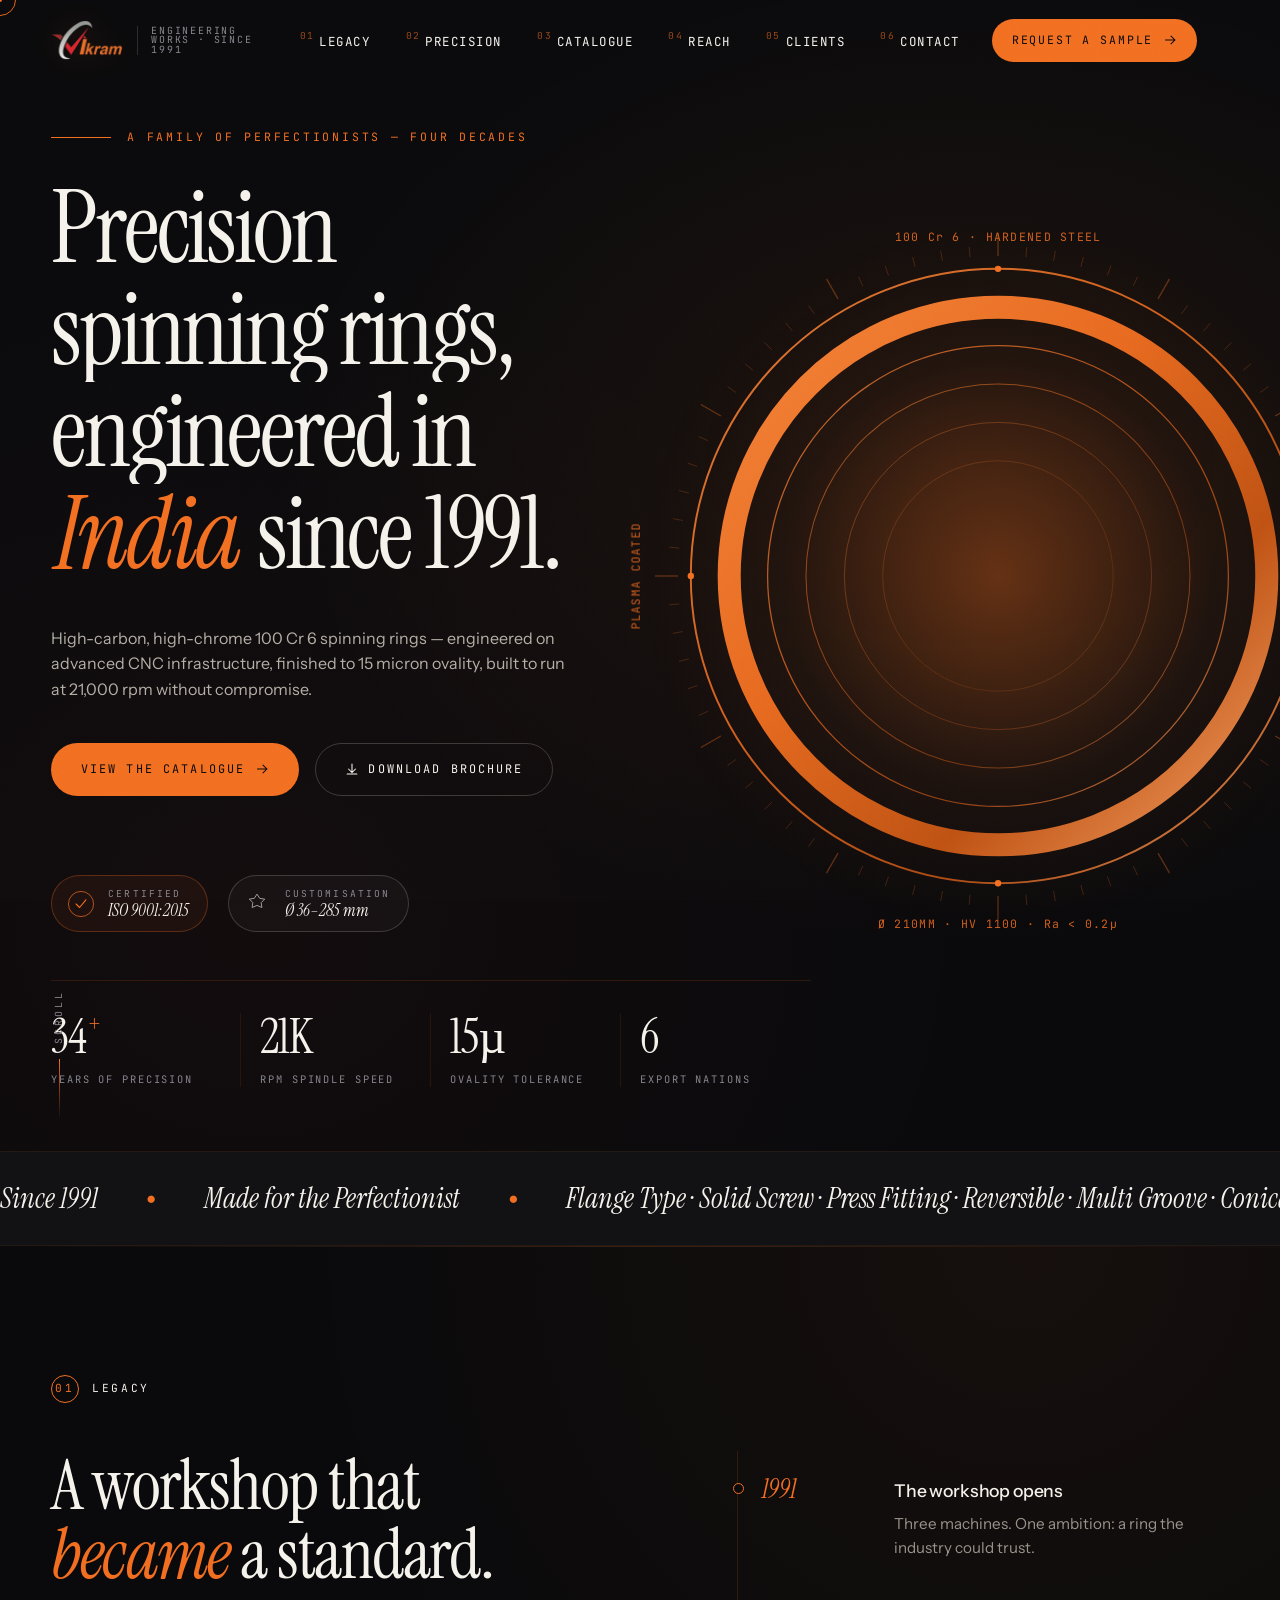
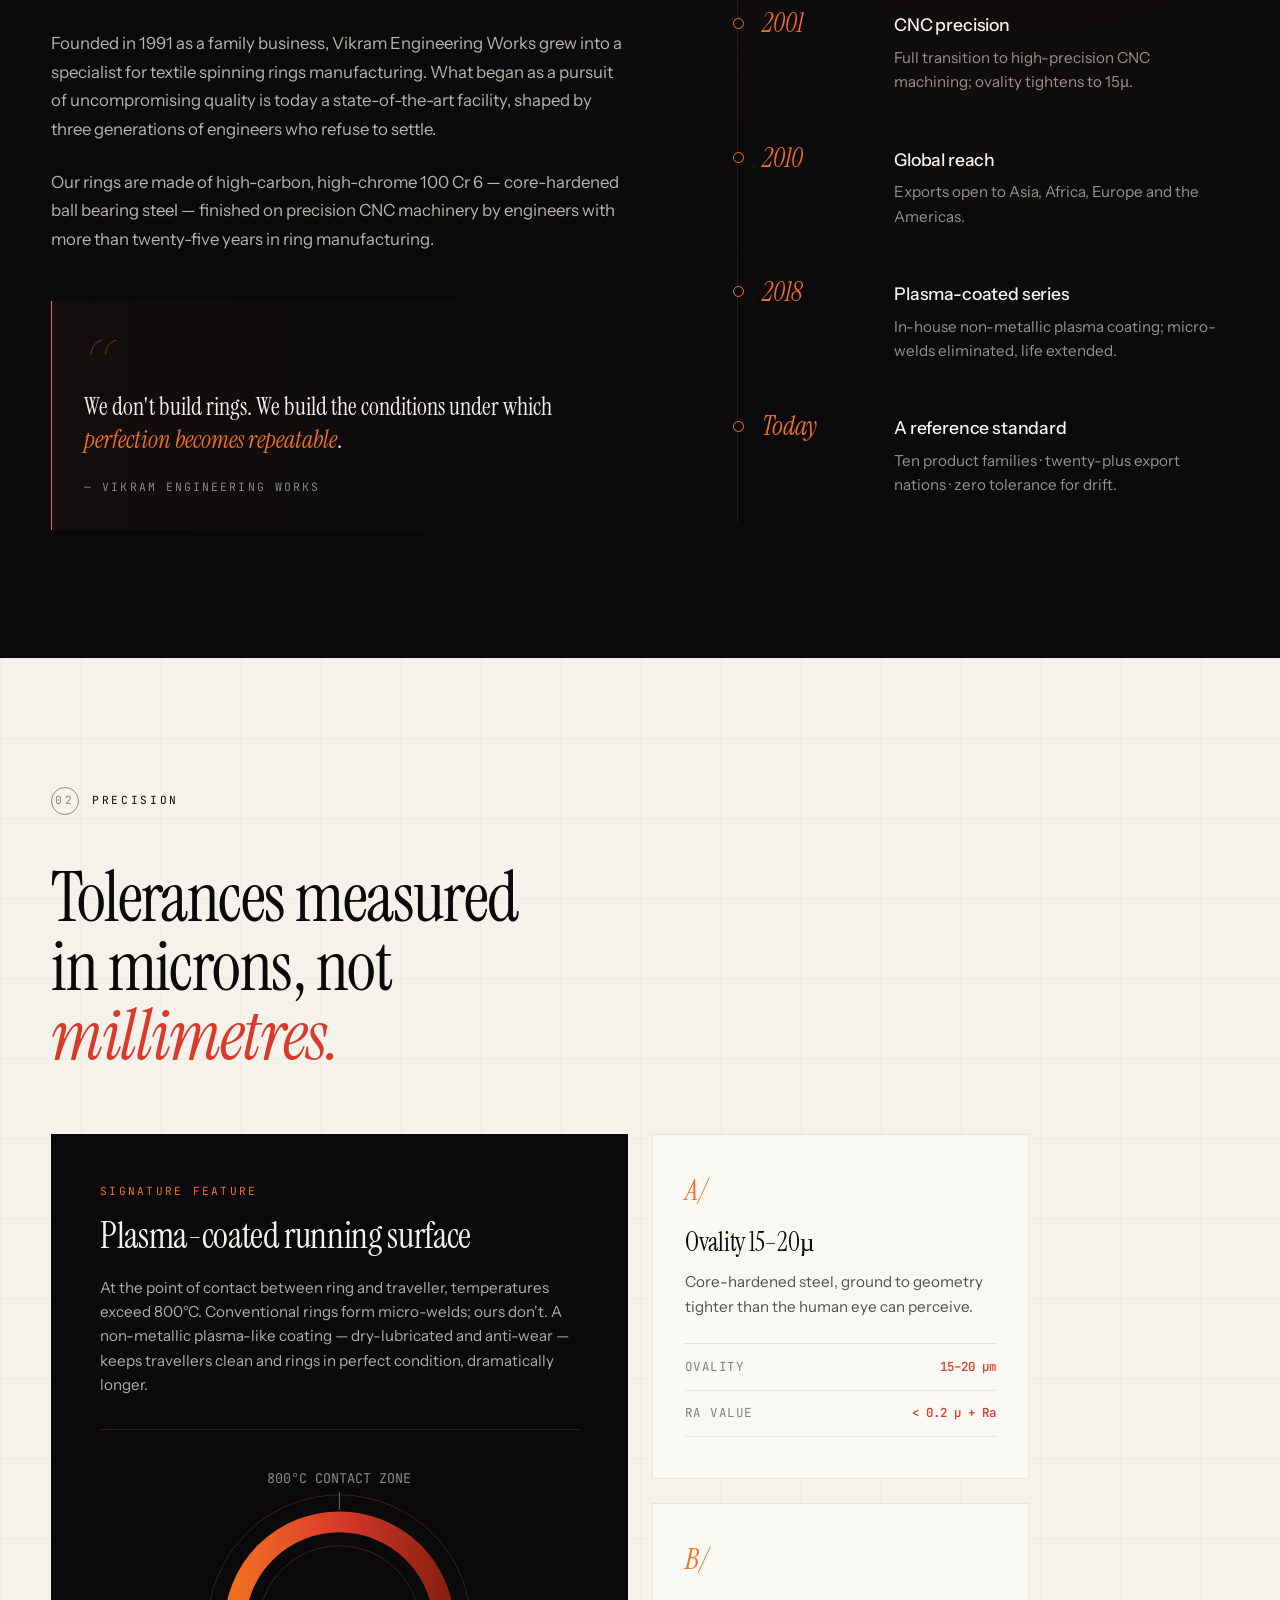
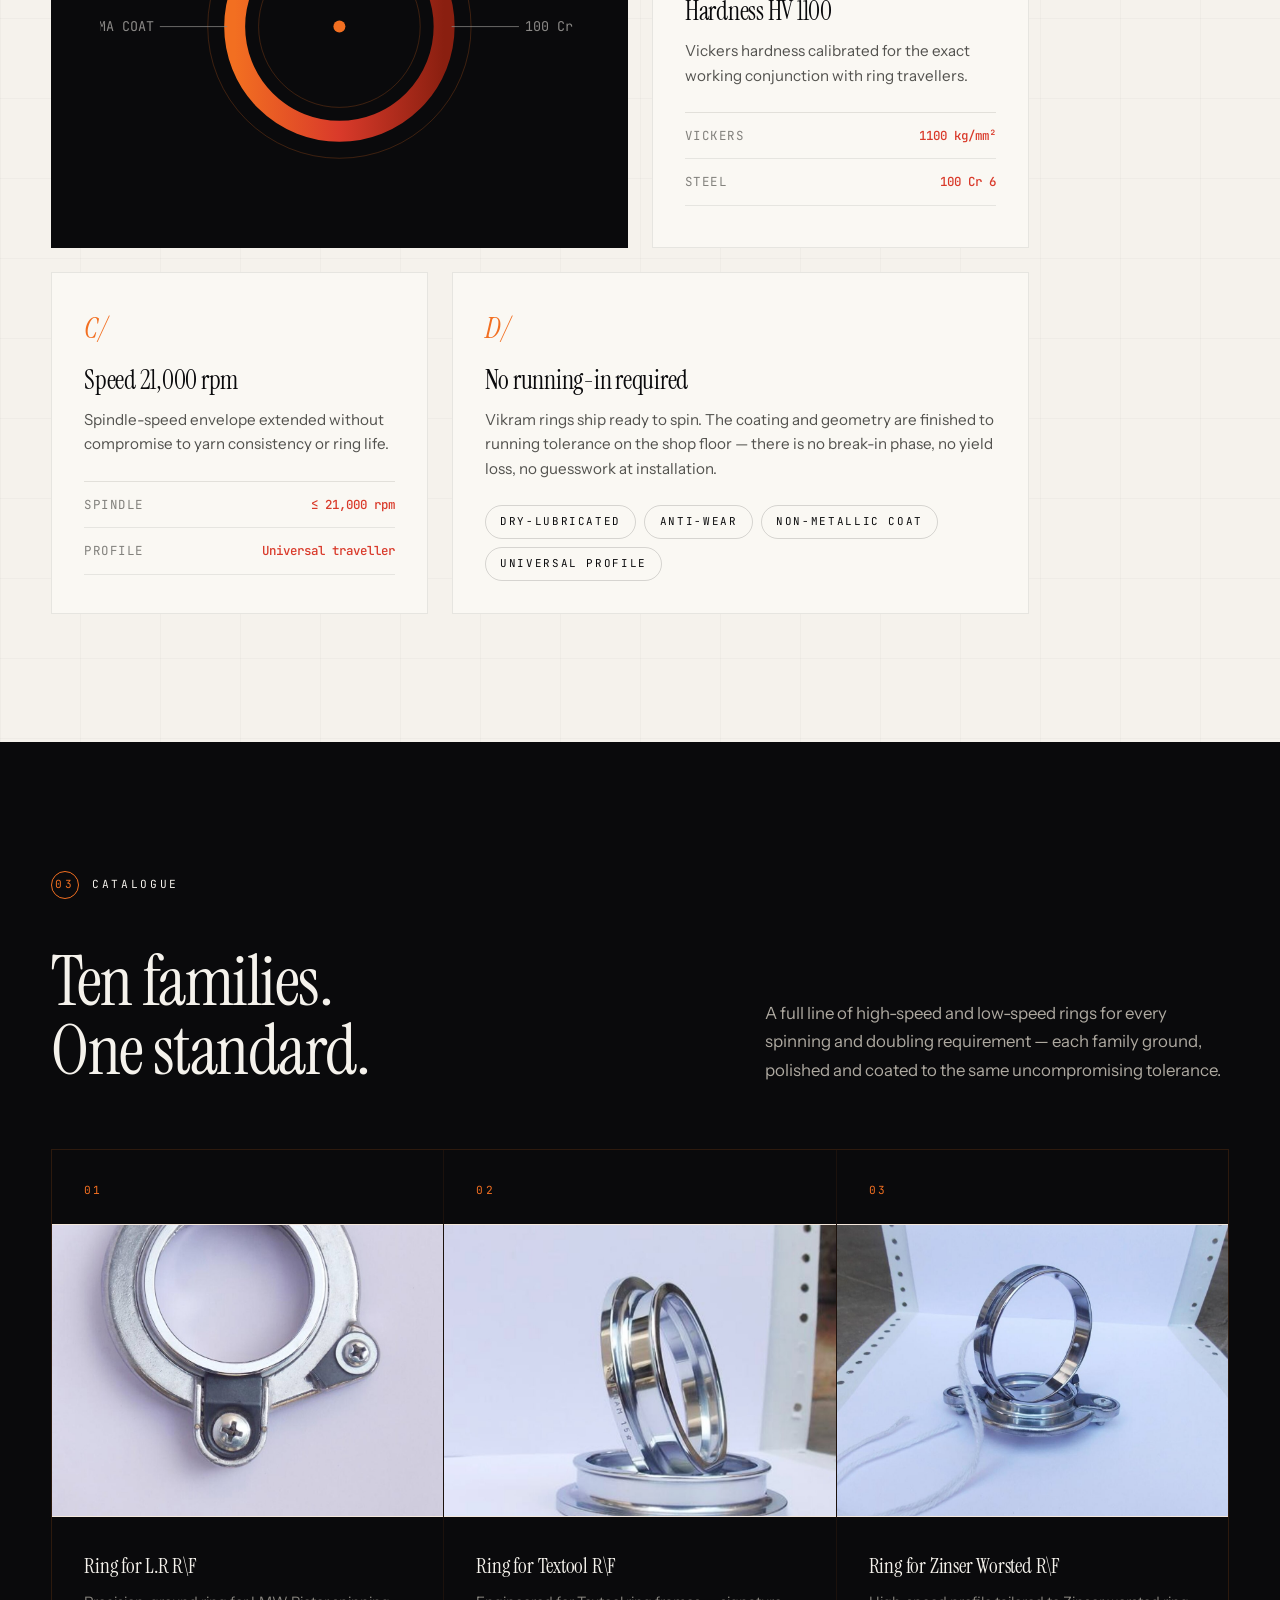
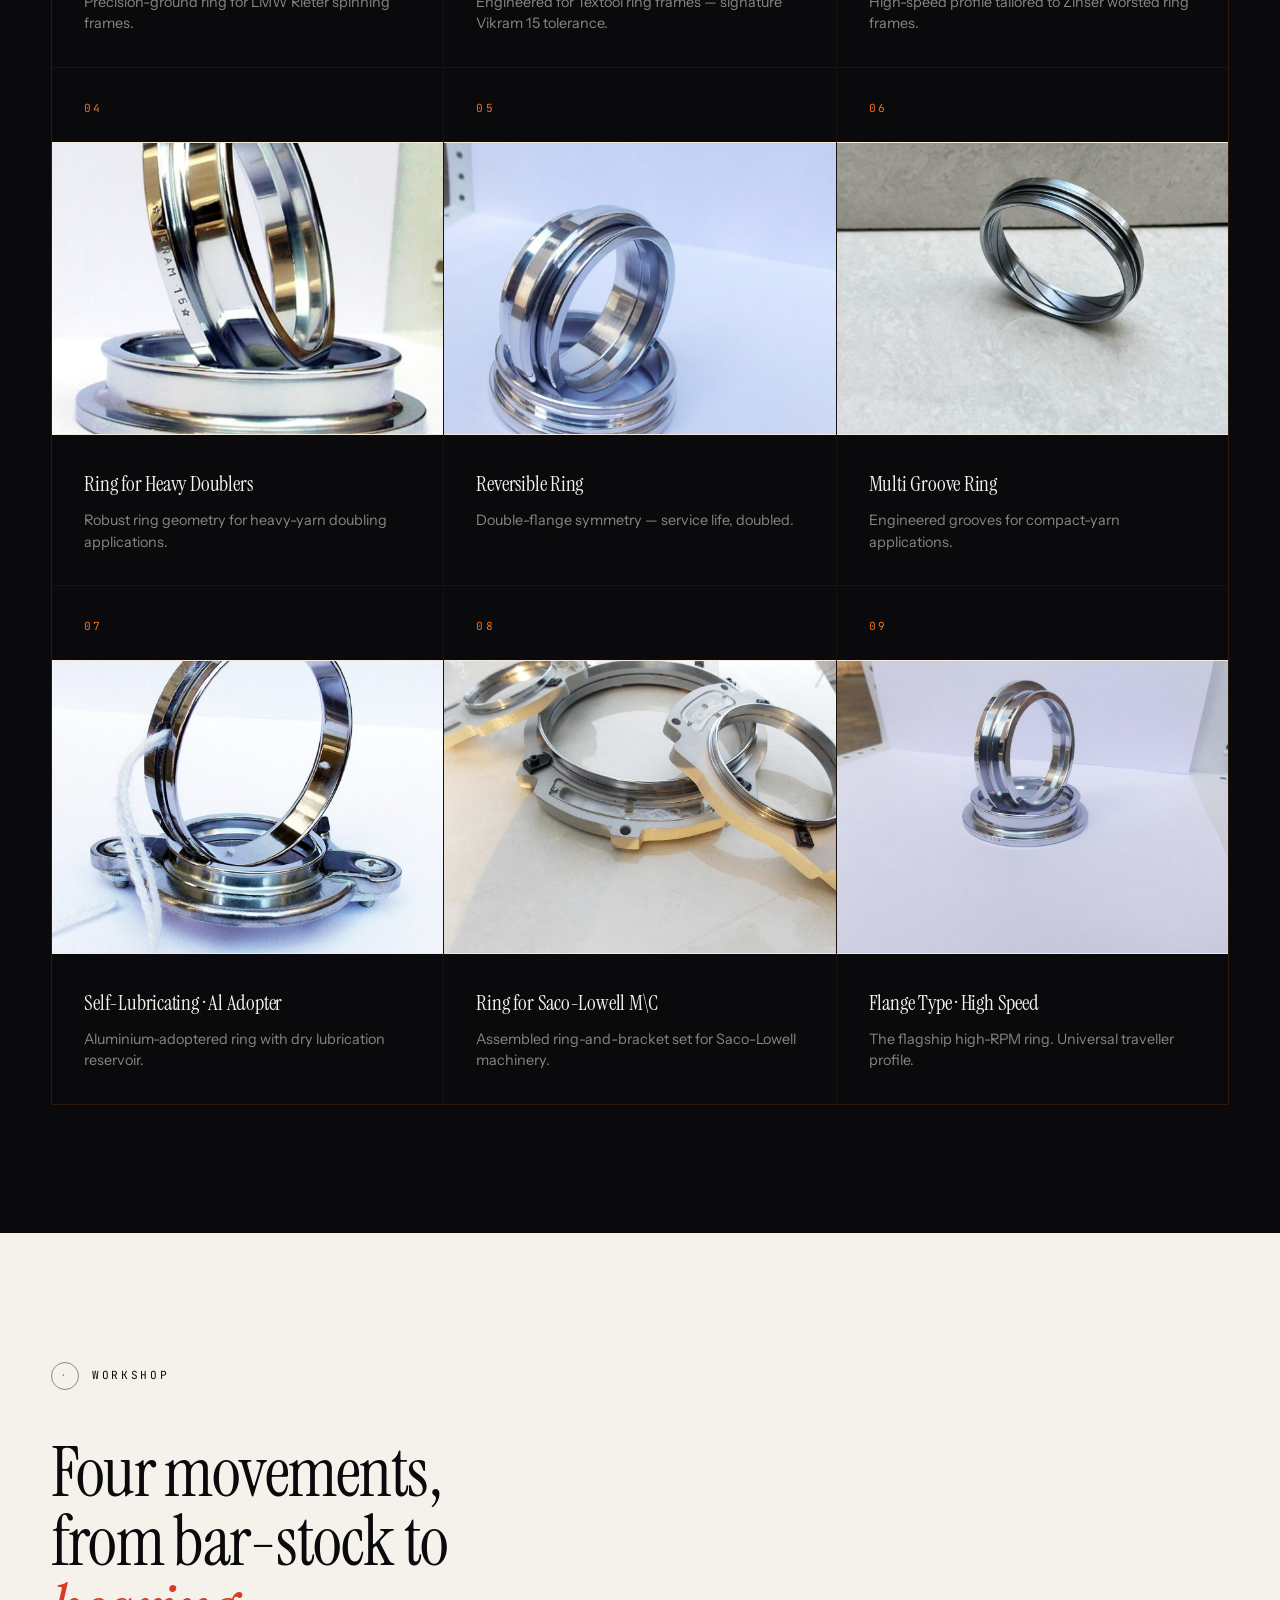
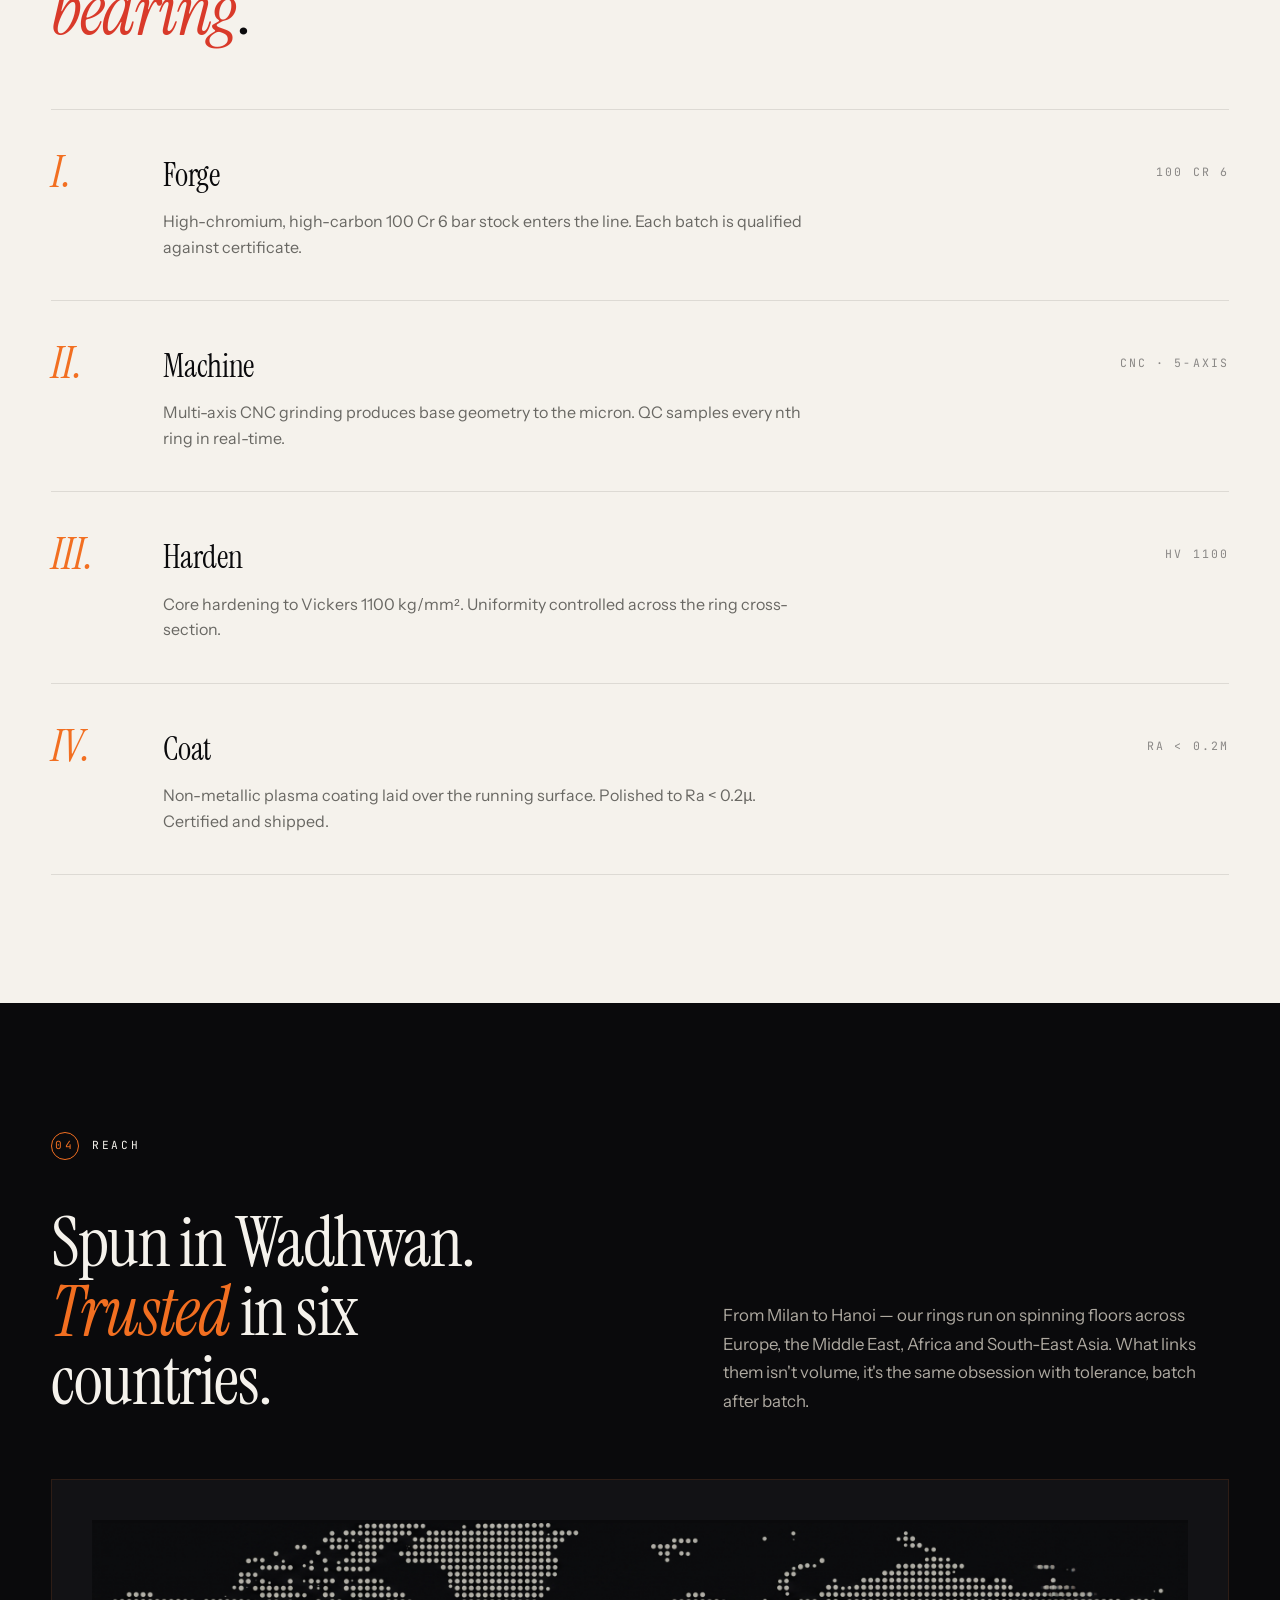
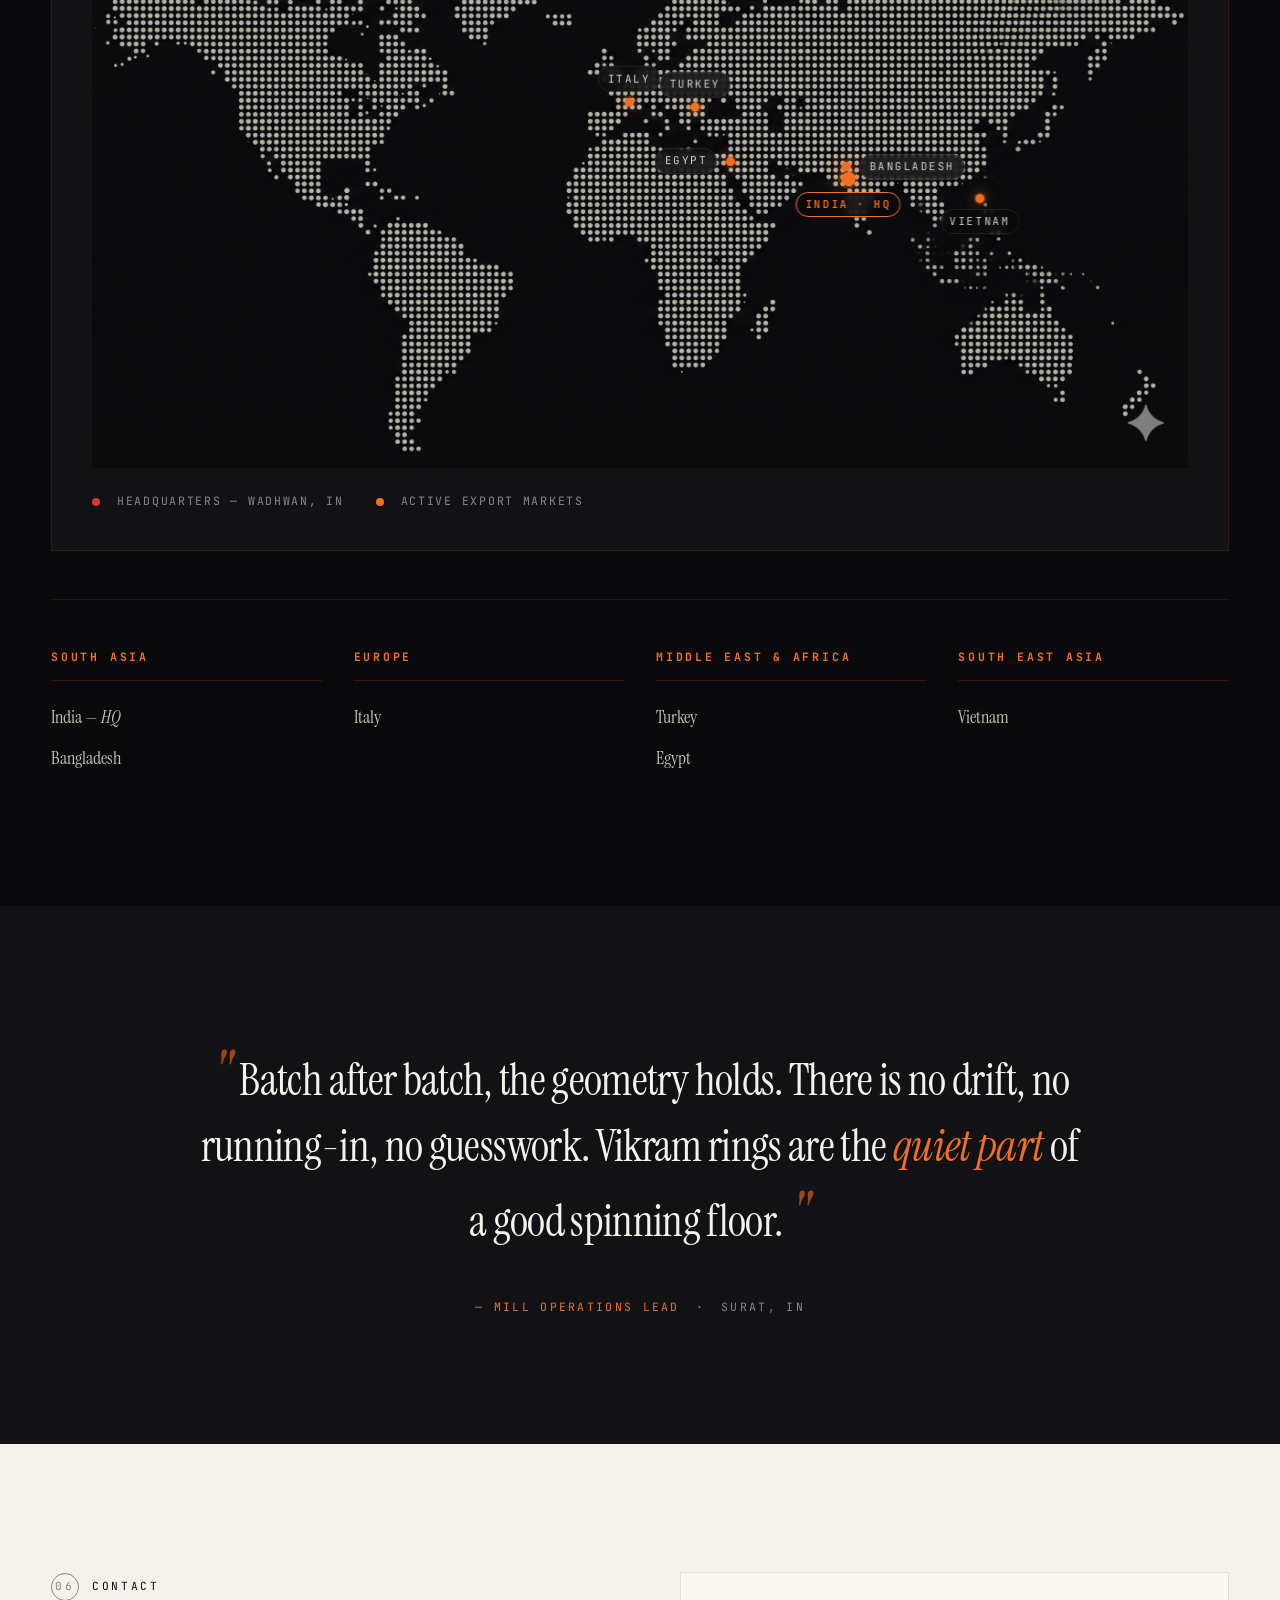
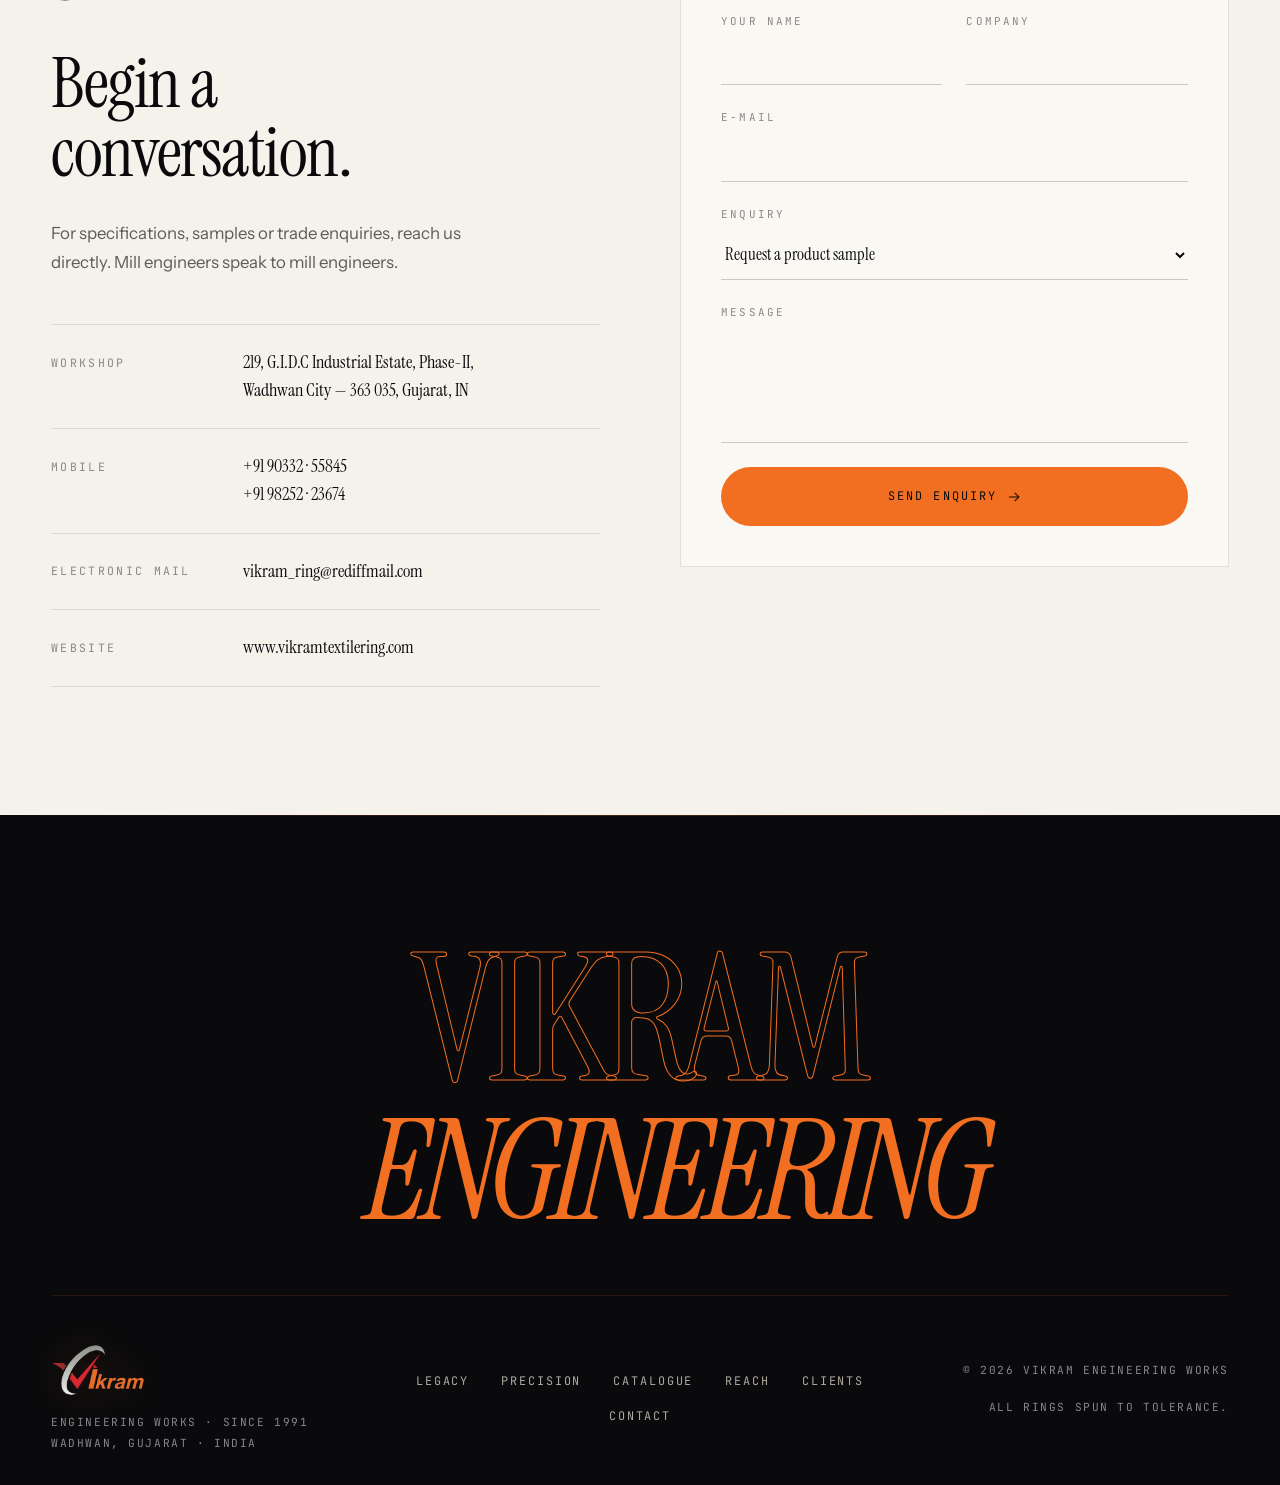
<file: index.html>
<!DOCTYPE html>
<html lang="en">
<head>
<meta charset="utf-8" />
<meta http-equiv="X-UA-Compatible" content="IE=edge" />
<meta name="viewport" content="width=device-width, initial-scale=1" />
<title>Vikram Engineering — Precision Spinning Rings since 1991</title>
<meta name="description" content="Vikram Engineering Works — manufacturers of precision spinning, twisting and doubling rings. Made for the perfectionist since 1991." />
<meta name="theme-color" content="#0c0b08" />

<link rel="preconnect" href="https://fonts.googleapis.com">
<link rel="preconnect" href="https://fonts.gstatic.com" crossorigin>
<link href="https://fonts.googleapis.com/css2?family=Instrument+Serif:ital@0;1&family=Instrument+Sans:ital,wght@0,400;0,500;0,600;0,700;1,400&family=JetBrains+Mono:wght@300;400;500&display=swap" rel="stylesheet">

<link rel="stylesheet" href="assets/css/style.css?v=18" />
</head>
<body>

<!-- GRAIN OVERLAY -->
<div class="grain" aria-hidden="true"></div>

<!-- CURSOR -->
<div class="cursor" aria-hidden="true"></div>
<div class="cursor-dot" aria-hidden="true"></div>

<!-- LOADER -->
<div class="loader" id="loader">
  <div class="loader__inner">
    <svg viewBox="0 0 100 100" class="loader__ring">
      <circle cx="50" cy="50" r="44" class="loader__track"></circle>
      <circle cx="50" cy="50" r="44" class="loader__progress"></circle>
    </svg>
    <div class="loader__label">
      <span data-split>V</span><span data-split>I</span><span data-split>K</span><span data-split>R</span><span data-split>A</span><span data-split>M</span>
    </div>
    <div class="loader__sub">EST. MCMXCI · PRECISION ENGINEERING</div>
  </div>
</div>

<!-- NAV -->
<nav class="nav" id="nav">
  <div class="nav__brand">
    <a href="#home" class="brand">
      <img src="assets/img/logo.png" alt="Vikram Engineering Works" class="brand__logo" />
      <span class="brand__text">
        <span class="brand__sub">Engineering Works · Since 1991</span>
      </span>
    </a>
  </div>
  <ul class="nav__links">
    <li><a href="#legacy" data-num="01">Legacy</a></li>
    <li><a href="#precision" data-num="02">Precision</a></li>
    <li><a href="#catalogue" data-num="03">Catalogue</a></li>
    <li><a href="#reach" data-num="04">Reach</a></li>
    <li><a href="clients.html" data-num="05">Clients</a></li>
    <li><a href="#contact" data-num="06">Contact</a></li>
  </ul>
  <a class="nav__cta" href="#contact">
    <span>Request a Sample</span>
    <svg viewBox="0 0 20 20" width="14" height="14"><path d="M3 10h14M11 4l6 6-6 6" fill="none" stroke="currentColor" stroke-width="1.5"/></svg>
  </a>
  <button class="nav__burger" id="burger" aria-label="Menu"><span></span><span></span></button>
</nav>

<!-- MOBILE MENU -->
<div class="mobile-menu" id="mobileMenu">
  <ul>
    <li><a href="#legacy"><em>01</em> Legacy</a></li>
    <li><a href="#precision"><em>02</em> Precision</a></li>
    <li><a href="#catalogue"><em>03</em> Catalogue</a></li>
    <li><a href="#reach"><em>04</em> Reach</a></li>
    <li><a href="clients.html"><em>05</em> Clients</a></li>
    <li><a href="#contact"><em>06</em> Contact</a></li>
  </ul>
</div>

<!-- HERO -->
<section class="hero" id="home">
  <div class="hero__grid">
    <div class="hero__eyebrow">
      <span class="line"></span>
      <span>A Family of Perfectionists — Four Decades</span>
    </div>

    <h1 class="hero__title">
      <span class="line-wrap"><span class="line-inner">Precision</span></span>
      <span class="line-wrap"><span class="line-inner">spinning rings,</span></span>
      <span class="line-wrap"><span class="line-inner">engineered in</span></span>
      <span class="line-wrap"><span class="line-inner"><mark>India</mark> since 1991.</span></span>
    </h1>

    <p class="hero__lede">
      High-carbon, high-chrome 100 Cr 6 spinning rings — engineered on advanced CNC infrastructure, finished to 15 micron ovality, built to run at 21,000 rpm without compromise.
    </p>

    <div class="hero__cta-row">
      <a href="#catalogue" class="btn btn--primary">
        <span>View the Catalogue</span>
        <svg viewBox="0 0 20 20" width="14" height="14"><path d="M3 10h14M11 4l6 6-6 6" fill="none" stroke="currentColor" stroke-width="1.5"/></svg>
      </a>
      <a href="assets/brochure.pdf" target="_blank" rel="noopener" class="btn btn--ghost">
        <svg viewBox="0 0 20 20" width="14" height="14"><path d="M10 3v11M5 10l5 5 5-5M3 17h14" fill="none" stroke="currentColor" stroke-width="1.5" stroke-linecap="round"/></svg>
        <span>Download Brochure</span>
      </a>
    </div>

    <div class="hero__badges">
      <div class="badge-iso">
        <svg viewBox="0 0 40 40" width="28" height="28">
          <circle cx="20" cy="20" r="18" fill="none" stroke="currentColor" stroke-width="1"/>
          <path d="M13 20l5 5 9-11" fill="none" stroke="currentColor" stroke-width="1.6" stroke-linecap="round" stroke-linejoin="round"/>
        </svg>
        <div>
          <span class="badge-iso__kicker">Certified</span>
          <span class="badge-iso__name">ISO 9001:2015</span>
        </div>
      </div>
      <div class="badge-iso badge-iso--alt">
        <svg viewBox="0 0 40 40" width="28" height="28">
          <path d="M20 6l4 6 7 1-5 5 1 7-7-3-7 3 1-7-5-5 7-1z" fill="none" stroke="currentColor" stroke-width="1.2" stroke-linejoin="round"/>
        </svg>
        <div>
          <span class="badge-iso__kicker">Customisation</span>
          <span class="badge-iso__name">Ø 36–285 mm</span>
        </div>
      </div>
    </div>

    <div class="hero__stats">
      <div class="stat">
        <div class="stat__num"><span class="count" data-to="34">34</span><sup>+</sup></div>
        <div class="stat__lbl">Years of precision</div>
      </div>
      <div class="stat">
        <div class="stat__num"><span class="count" data-to="21">21</span>K</div>
        <div class="stat__lbl">RPM spindle speed</div>
      </div>
      <div class="stat">
        <div class="stat__num"><span class="count" data-to="15">15</span>µ</div>
        <div class="stat__lbl">Ovality tolerance</div>
      </div>
      <div class="stat">
        <div class="stat__num"><span class="count" data-to="6">6</span></div>
        <div class="stat__lbl">Export nations</div>
      </div>
    </div>
  </div>

  <!-- Animated Ring -->
  <div class="hero__ring" aria-hidden="true">
    <svg viewBox="0 0 600 600" class="ring-svg">
      <defs>
        <radialGradient id="ringGlow" cx="50%" cy="50%" r="50%">
          <stop offset="0%" stop-color="#f26f21" stop-opacity="0.35"/>
          <stop offset="60%" stop-color="#f26f21" stop-opacity="0.05"/>
          <stop offset="100%" stop-color="#f26f21" stop-opacity="0"/>
        </radialGradient>
        <linearGradient id="brass" x1="0%" y1="0%" x2="100%" y2="100%">
          <stop offset="0%" stop-color="#ff8a3d"/>
          <stop offset="40%" stop-color="#f26f21"/>
          <stop offset="70%" stop-color="#c85614"/>
          <stop offset="100%" stop-color="#ffa366"/>
        </linearGradient>
      </defs>
      <circle cx="300" cy="300" r="280" fill="url(#ringGlow)"/>
      <g class="ring-group">
        <circle cx="300" cy="300" r="240" fill="none" stroke="url(#brass)" stroke-width="1.5" opacity="0.85"/>
        <circle cx="300" cy="300" r="210" fill="none" stroke="url(#brass)" stroke-width="18" opacity="0.95"/>
        <circle cx="300" cy="300" r="180" fill="none" stroke="url(#brass)" stroke-width="1" opacity="0.7"/>
        <circle cx="300" cy="300" r="150" fill="none" stroke="url(#brass)" stroke-width="0.8" opacity="0.5"/>
        <circle cx="300" cy="300" r="120" fill="none" stroke="url(#brass)" stroke-width="0.6" opacity="0.4"/>
        <circle cx="300" cy="300" r="90" fill="none" stroke="url(#brass)" stroke-width="0.5" opacity="0.3"/>
      </g>
      <g class="ring-ticks">
        <!-- generated via JS -->
      </g>
      <g class="ring-labels" font-family="JetBrains Mono" font-size="9" fill="#f26f21" opacity="0.85" letter-spacing="1">
        <text x="300" y="38" text-anchor="middle">100 Cr 6 · HARDENED STEEL</text>
        <text x="300" y="575" text-anchor="middle">Ø 210MM · HV 1100 · Ra &lt; 0.2µ</text>
        <text x="20" y="300" transform="rotate(-90 20 300)" text-anchor="middle">PLASMA COATED</text>
        <text x="580" y="300" transform="rotate(90 580 300)" text-anchor="middle">CNC GROUND</text>
      </g>
      <g class="ring-dots">
        <circle cx="300" cy="60" r="2.5" fill="#f26f21"/>
        <circle cx="540" cy="300" r="2.5" fill="#f26f21"/>
        <circle cx="300" cy="540" r="2.5" fill="#f26f21"/>
        <circle cx="60" cy="300" r="2.5" fill="#f26f21"/>
      </g>
    </svg>
  </div>

  <div class="hero__scroll">
    <span class="hero__scroll-label">Scroll</span>
    <span class="hero__scroll-line"></span>
  </div>
</section>

<!-- MARQUEE -->
<div class="marquee">
  <div class="marquee__track">
    <span>Since 1991</span><span class="dot-sep">●</span>
    <span>Made for the Perfectionist</span><span class="dot-sep">●</span>
    <span>Flange Type · Solid Screw · Press Fitting · Reversible · Multi Groove · Conical · Self-Lubricating · Reduced · Enlarged</span><span class="dot-sep">●</span>
    <span>CNC Precision</span><span class="dot-sep">●</span>
    <span>Since 1991</span><span class="dot-sep">●</span>
    <span>Made for the Perfectionist</span><span class="dot-sep">●</span>
    <span>Flange Type · Solid Screw · Press Fitting · Reversible · Multi Groove · Conical · Self-Lubricating · Reduced · Enlarged</span><span class="dot-sep">●</span>
    <span>CNC Precision</span><span class="dot-sep">●</span>
  </div>
</div>

<!-- LEGACY -->
<section class="legacy" id="legacy">
  <div class="legacy__inner">
    <div class="section-label"><span>01</span><em>Legacy</em></div>

    <div class="legacy__grid">
      <div class="legacy__left">
        <h2 class="heading-serif" data-reveal>
          A workshop that <em>became</em> a standard.
        </h2>
        <p class="legacy__body" data-reveal>
          Founded in 1991 as a family business, Vikram Engineering Works grew into a specialist for textile spinning rings manufacturing. What began as a pursuit of uncompromising quality is today a state-of-the-art facility, shaped by three generations of engineers who refuse to settle.
        </p>
        <p class="legacy__body" data-reveal>
          Our rings are made of high-carbon, high-chrome 100 Cr 6 — core-hardened ball bearing steel — finished on precision CNC machinery by engineers with more than twenty-five years in ring manufacturing.
        </p>

        <div class="legacy__pullquote" data-reveal>
          <svg viewBox="0 0 40 40" width="36" height="36" fill="none" stroke="currentColor" stroke-width="1"><path d="M8 24c0-8 4-14 12-16M24 24c0-8 4-14 12-16"/></svg>
          <p>We don't build rings. We build the conditions under which <em>perfection becomes repeatable</em>.</p>
          <cite>— Vikram Engineering Works</cite>
        </div>
      </div>

      <div class="legacy__right">
        <ul class="timeline">
          <li data-reveal>
            <span class="tl__year">1991</span>
            <div class="tl__body">
              <h4>The workshop opens</h4>
              <p>Three machines. One ambition: a ring the industry could trust.</p>
            </div>
          </li>
          <li data-reveal>
            <span class="tl__year">2001</span>
            <div class="tl__body">
              <h4>CNC precision</h4>
              <p>Full transition to high-precision CNC machining; ovality tightens to 15µ.</p>
            </div>
          </li>
          <li data-reveal>
            <span class="tl__year">2010</span>
            <div class="tl__body">
              <h4>Global reach</h4>
              <p>Exports open to Asia, Africa, Europe and the Americas.</p>
            </div>
          </li>
          <li data-reveal>
            <span class="tl__year">2018</span>
            <div class="tl__body">
              <h4>Plasma-coated series</h4>
              <p>In-house non-metallic plasma coating; micro-welds eliminated, life extended.</p>
            </div>
          </li>
          <li data-reveal>
            <span class="tl__year">Today</span>
            <div class="tl__body">
              <h4>A reference standard</h4>
              <p>Ten product families · twenty-plus export nations · zero tolerance for drift.</p>
            </div>
          </li>
        </ul>
      </div>
    </div>
  </div>
</section>

<!-- PRECISION -->
<section class="precision" id="precision">
  <div class="precision__header">
    <div class="section-label section-label--light"><span>02</span><em>Precision</em></div>
    <h2 class="heading-serif precision__title" data-reveal>
      Tolerances measured<br/> in microns, not <em>millimetres.</em>
    </h2>
  </div>

  <div class="spec-grid">
    <article class="spec-card spec-card--hero" data-reveal>
      <div class="spec-card__kicker">Signature Feature</div>
      <h3>Plasma-coated running surface</h3>
      <p>At the point of contact between ring and traveller, temperatures exceed 800°C. Conventional rings form micro-welds; ours don't. A non-metallic plasma-like coating — dry-lubricated and anti-wear — keeps travellers clean and rings in perfect condition, dramatically longer.</p>
      <div class="spec-card__figure">
        <svg viewBox="0 0 320 220">
          <defs>
            <linearGradient id="heatG" x1="0" y1="0" x2="1" y2="0">
              <stop offset="0%" stop-color="#f26f21"/>
              <stop offset="50%" stop-color="#d93a2a"/>
              <stop offset="100%" stop-color="#8a1f10"/>
            </linearGradient>
          </defs>
          <g transform="translate(160 110)">
            <circle r="88" fill="none" stroke="#f26f21" stroke-width="0.5" opacity="0.3"/>
            <circle r="70" fill="none" stroke="url(#heatG)" stroke-width="14"/>
            <circle r="54" fill="none" stroke="#f26f21" stroke-width="0.5" opacity="0.3"/>
            <circle r="4" fill="#f26f21"/>
          </g>
          <g font-family="JetBrains Mono" font-size="9" fill="#8a8886">
            <line x1="160" y1="20" x2="160" y2="32" stroke="#8a8886" stroke-width="0.5"/>
            <text x="160" y="14" text-anchor="middle">800°C CONTACT ZONE</text>
            <line x1="40" y1="110" x2="85" y2="110" stroke="#8a8886" stroke-width="0.5"/>
            <text x="36" y="113" text-anchor="end">PLASMA COAT</text>
            <line x1="280" y1="110" x2="235" y2="110" stroke="#8a8886" stroke-width="0.5"/>
            <text x="284" y="113" text-anchor="start">100 Cr 6</text>
          </g>
        </svg>
      </div>
    </article>

    <article class="spec-card" data-reveal>
      <div class="spec-card__num">A/</div>
      <h3>Ovality 15–20µ</h3>
      <p>Core-hardened steel, ground to geometry tighter than the human eye can perceive.</p>
      <ul class="spec-list">
        <li><span>Ovality</span><em>15–20 µm</em></li>
        <li><span>Ra value</span><em>&lt; 0.2 µ + Ra</em></li>
      </ul>
    </article>

    <article class="spec-card" data-reveal>
      <div class="spec-card__num">B/</div>
      <h3>Hardness HV 1100</h3>
      <p>Vickers hardness calibrated for the exact working conjunction with ring travellers.</p>
      <ul class="spec-list">
        <li><span>Vickers</span><em>1100 kg/mm²</em></li>
        <li><span>Steel</span><em>100 Cr 6</em></li>
      </ul>
    </article>

    <article class="spec-card" data-reveal>
      <div class="spec-card__num">C/</div>
      <h3>Speed 21,000 rpm</h3>
      <p>Spindle-speed envelope extended without compromise to yarn consistency or ring life.</p>
      <ul class="spec-list">
        <li><span>Spindle</span><em>≤ 21,000 rpm</em></li>
        <li><span>Profile</span><em>Universal traveller</em></li>
      </ul>
    </article>

    <article class="spec-card spec-card--wide" data-reveal>
      <div class="spec-card__num">D/</div>
      <h3>No running-in required</h3>
      <p>Vikram rings ship ready to spin. The coating and geometry are finished to running tolerance on the shop floor — there is no break-in phase, no yield loss, no guesswork at installation.</p>
      <div class="pill-row">
        <span class="pill">Dry-lubricated</span>
        <span class="pill">Anti-wear</span>
        <span class="pill">Non-metallic coat</span>
        <span class="pill">Universal profile</span>
      </div>
    </article>
  </div>
</section>

<!-- CATALOGUE -->
<section class="catalogue" id="catalogue">
  <div class="catalogue__header">
    <div class="section-label"><span>03</span><em>Catalogue</em></div>
    <div class="catalogue__title-row">
      <h2 class="heading-serif" data-reveal>Ten families.<br/>One standard.</h2>
      <p class="catalogue__lede" data-reveal>A full line of high-speed and low-speed rings for every spinning and doubling requirement — each family ground, polished and coated to the same uncompromising tolerance.</p>
    </div>
  </div>

  <div class="product-grid">
    <article class="product" data-reveal>
      <div class="product__num">01</div>
      <div class="product__img"><img src="assets/img/products/lr-ring.jpg" alt="Ring for L.R R\F" loading="lazy"/></div>
      <h4>Ring for L.R R\F</h4>
      <p>Precision-ground ring for LMW Rieter spinning frames.</p>
    </article>
    <article class="product" data-reveal>
      <div class="product__num">02</div>
      <div class="product__img"><img src="assets/img/products/textool.jpg" alt="Ring for Textool R\F" loading="lazy"/></div>
      <h4>Ring for Textool R\F</h4>
      <p>Engineered for Textool ring frames — signature Vikram 15 tolerance.</p>
    </article>
    <article class="product" data-reveal>
      <div class="product__num">03</div>
      <div class="product__img"><img src="assets/img/products/zinser.jpg" alt="Ring for Zinser Worsted R\F" loading="lazy"/></div>
      <h4>Ring for Zinser Worsted R\F</h4>
      <p>High-speed profile tailored to Zinser worsted ring frames.</p>
    </article>
    <article class="product" data-reveal>
      <div class="product__num">04</div>
      <div class="product__img"><img src="assets/img/products/vikram-15-stack.jpg" alt="Ring for Heavy Doublers" loading="lazy"/></div>
      <h4>Ring for Heavy Doublers</h4>
      <p>Robust ring geometry for heavy-yarn doubling applications.</p>
    </article>
    <article class="product" data-reveal>
      <div class="product__num">05</div>
      <div class="product__img"><img src="assets/img/products/reversible.jpg" alt="Reversible Ring" loading="lazy"/></div>
      <h4>Reversible Ring</h4>
      <p>Double-flange symmetry — service life, doubled.</p>
    </article>
    <article class="product" data-reveal>
      <div class="product__num">06</div>
      <div class="product__img"><img src="assets/img/products/multi-groove.jpg" alt="Multi Groove Ring" loading="lazy"/></div>
      <h4>Multi Groove Ring</h4>
      <p>Engineered grooves for compact-yarn applications.</p>
    </article>
    <article class="product" data-reveal>
      <div class="product__num">07</div>
      <div class="product__img"><img src="assets/img/products/ring-with-adopter.jpg" alt="Self-Lubricating with Aluminium Adopter" loading="lazy"/></div>
      <h4>Self-Lubricating · Al Adopter</h4>
      <p>Aluminium-adoptered ring with dry lubrication reservoir.</p>
    </article>
    <article class="product" data-reveal>
      <div class="product__num">08</div>
      <div class="product__img"><img src="assets/img/products/saco-lowel.jpg" alt="Ring for Saco-Lowell M\C" loading="lazy"/></div>
      <h4>Ring for Saco-Lowell M\C</h4>
      <p>Assembled ring-and-bracket set for Saco-Lowell machinery.</p>
    </article>
    <article class="product" data-reveal>
      <div class="product__num">09</div>
      <div class="product__img"><img src="assets/img/products/flange-double.jpg" alt="Flange Type High Speed Ring" loading="lazy"/></div>
      <h4>Flange Type · High Speed</h4>
      <p>The flagship high-RPM ring. Universal traveller profile.</p>
    </article>
  </div>
</section>

<!-- PROCESS -->
<section class="process">
  <div class="process__inner">
    <div class="section-label section-label--light"><span>·</span><em>Workshop</em></div>
    <h2 class="heading-serif" data-reveal>Four movements,<br/> from bar-stock to <em>bearing</em>.</h2>

    <ol class="process-list">
      <li data-reveal>
        <div class="process-list__no">I.</div>
        <div class="process-list__body">
          <h4>Forge</h4>
          <p>High-chromium, high-carbon 100 Cr 6 bar stock enters the line. Each batch is qualified against certificate.</p>
        </div>
        <div class="process-list__meta">100 Cr 6</div>
      </li>
      <li data-reveal>
        <div class="process-list__no">II.</div>
        <div class="process-list__body">
          <h4>Machine</h4>
          <p>Multi-axis CNC grinding produces base geometry to the micron. QC samples every nth ring in real-time.</p>
        </div>
        <div class="process-list__meta">CNC · 5-AXIS</div>
      </li>
      <li data-reveal>
        <div class="process-list__no">III.</div>
        <div class="process-list__body">
          <h4>Harden</h4>
          <p>Core hardening to Vickers 1100 kg/mm². Uniformity controlled across the ring cross-section.</p>
        </div>
        <div class="process-list__meta">HV 1100</div>
      </li>
      <li data-reveal>
        <div class="process-list__no">IV.</div>
        <div class="process-list__body">
          <h4>Coat</h4>
          <p>Non-metallic plasma coating laid over the running surface. Polished to Ra &lt; 0.2µ. Certified and shipped.</p>
        </div>
        <div class="process-list__meta">Ra &lt; 0.2µ</div>
      </li>
    </ol>
  </div>
</section>

<!-- REACH -->
<section class="reach" id="reach">
  <div class="section-label"><span>04</span><em>Reach</em></div>
  <div class="reach__header">
    <h2 class="heading-serif" data-reveal>Spun in Wadhwan.<br/><em>Trusted</em> in six countries.</h2>
    <p class="reach__lede" data-reveal>From Milan to Hanoi — our rings run on spinning floors across Europe, the Middle East, Africa and South-East Asia. What links them isn't volume, it's the same obsession with tolerance, batch after batch.</p>
  </div>

  <div class="reach__map" data-reveal>
    <div class="worldmap-wrap">
      <img src="assets/img/worldmap.png" alt="Export markets worldwide" class="worldmap-img" />
      <!-- Pin overlays positioned in % of the image -->
      <div class="pin pin--hq pin--below" style="left:69%; top:46%;">
        <span class="pin__dot"></span>
        <span class="pin__label">India · HQ</span>
      </div>
      <div class="pin pin--above" style="left:49%; top:34%;"><span class="pin__dot"></span><span class="pin__label">Italy</span></div>
      <div class="pin pin--above" style="left:55%; top:35%;"><span class="pin__dot"></span><span class="pin__label">Turkey</span></div>
      <div class="pin" style="left:55%; top:44%;"><span class="pin__dot"></span><span class="pin__label pin__label--left">Egypt</span></div>
      <div class="pin" style="left:74%; top:45%;"><span class="pin__dot"></span><span class="pin__label">Bangladesh</span></div>
      <div class="pin pin--below" style="left:81%; top:50%;"><span class="pin__dot"></span><span class="pin__label">Vietnam</span></div>
    </div>
    <div class="reach__legend">
      <div><span class="dot dot--hq"></span> Headquarters — Wadhwan, IN</div>
      <div><span class="dot dot--active"></span> Active export markets</div>
    </div>
  </div>

  <div class="reach__countries">
    <div class="country-col">
      <h5>South Asia</h5>
      <ul><li>India <em>— HQ</em></li><li>Bangladesh</li></ul>
    </div>
    <div class="country-col">
      <h5>Europe</h5>
      <ul><li>Italy</li></ul>
    </div>
    <div class="country-col">
      <h5>Middle East &amp; Africa</h5>
      <ul><li>Turkey</li><li>Egypt</li></ul>
    </div>
    <div class="country-col">
      <h5>South East Asia</h5>
      <ul><li>Vietnam</li></ul>
    </div>
  </div>
</section>

<!-- TESTIMONY -->
<section class="testimony">
  <blockquote data-reveal>
    <p>
      <span class="quote-open">"</span>
      Batch after batch, the geometry holds. There is no drift, no running-in, no guesswork. Vikram rings are the <em>quiet part</em> of a good spinning floor.
      <span class="quote-close">"</span>
    </p>
    <footer>
      <cite>— Mill Operations Lead</cite>
      <span class="sep">·</span>
      <span>Surat, IN</span>
    </footer>
  </blockquote>
</section>

<!-- CONTACT -->
<section class="contact" id="contact">
  <div class="contact__grid">
    <div class="contact__left">
      <div class="section-label section-label--light"><span>06</span><em>Contact</em></div>
      <h2 class="heading-serif" data-reveal>Begin a<br/> conversation.</h2>
      <p class="contact__lede" data-reveal>
        For specifications, samples or trade enquiries, reach us directly. Mill engineers speak to mill engineers.
      </p>

      <ul class="contact__list">
        <li data-reveal>
          <span class="contact__lbl">Workshop</span>
          <span class="contact__val">219, G.I.D.C Industrial Estate, Phase-II,<br/>Wadhwan City — 363 035, Gujarat, IN</span>
        </li>
        <li data-reveal>
          <span class="contact__lbl">Mobile</span>
          <span class="contact__val">
            <a href="tel:+919033255845">+91 90332 · 55845</a><br/>
            <a href="tel:+919825223674">+91 98252 · 23674</a>
          </span>
        </li>
        <li data-reveal>
          <span class="contact__lbl">Electronic Mail</span>
          <span class="contact__val"><a href="mailto:vikram_ring@rediffmail.com">vikram_ring@rediffmail.com</a></span>
        </li>
        <li data-reveal>
          <span class="contact__lbl">Website</span>
          <span class="contact__val"><a href="https://www.vikramtextilering.com">www.vikramtextilering.com</a></span>
        </li>
      </ul>
    </div>

    <div class="contact__right">
      <form class="contact-form" onsubmit="event.preventDefault(); this.querySelector('.contact-form__sent').classList.add('is-on');">
        <div class="contact-form__row">
          <label>
            <span>Your name</span>
            <input type="text" required />
          </label>
          <label>
            <span>Company</span>
            <input type="text" />
          </label>
        </div>
        <label>
          <span>E-mail</span>
          <input type="email" required />
        </label>
        <label>
          <span>Enquiry</span>
          <select>
            <option>Request a product sample</option>
            <option>Technical specification</option>
            <option>Trade · distributorship</option>
            <option>Other</option>
          </select>
        </label>
        <label>
          <span>Message</span>
          <textarea rows="4"></textarea>
        </label>
        <button type="submit" class="btn btn--primary btn--full">
          <span>Send enquiry</span>
          <svg viewBox="0 0 20 20" width="14" height="14"><path d="M3 10h14M11 4l6 6-6 6" fill="none" stroke="currentColor" stroke-width="1.5"/></svg>
        </button>
        <div class="contact-form__sent">Thank you — we'll be in touch within 48 hours.</div>
      </form>
    </div>
  </div>
</section>

<!-- FOOTER -->
<footer class="footer">
  <div class="footer__huge">
    <span data-split-word>VIKRAM</span>
    <span data-split-word>ENGINEERING</span>
  </div>
  <div class="footer__row">
    <div>
      <img src="assets/img/logo.png" alt="Vikram Engineering Works" class="footer__logo" />
      <p>Engineering Works · Since 1991<br/>Wadhwan, Gujarat · India</p>
    </div>
    <div class="footer__nav">
      <a href="#legacy">Legacy</a>
      <a href="#precision">Precision</a>
      <a href="#catalogue">Catalogue</a>
      <a href="#reach">Reach</a>
      <a href="clients.html">Clients</a>
      <a href="#contact">Contact</a>
    </div>
    <div class="footer__meta">
      <p>© <span id="year"></span> Vikram Engineering Works</p>
      <p>All rings spun to tolerance.</p>
    </div>
  </div>
</footer>

<script src="assets/js/index.js"></script>
</body>
</html>
</file>
<file: assets/css/style.css>
/* ==========================================================================
   VIKRAM ENGINEERING · V3
   Industrial Editorial · Carbon + Cream + Brass
   ========================================================================== */

:root {
  /* Palette — from brand logo */
  --ink: #0a0a0c;
  --ink-2: #121215;
  --ink-3: #1a1a1f;
  --carbon: #24242a;
  --steel: #3a3a42;
  --fog: #86868e;
  --cream: #f5f2ec;
  --cream-2: #eae6dd;
  --paper: #faf8f3;

  /* Brand */
  --coral: #f26f21;         /* "ikram" orange */
  --coral-hi: #ff8a3d;
  --coral-lo: #c85614;
  --crimson: #d93a2a;       /* tick red */
  --crimson-hi: #e55844;
  --silver: #b8b6b4;        /* swoosh */
  --silver-lo: #8a8886;

  /* Semantic */
  --accent: var(--coral);
  --accent-hi: var(--coral-hi);

  /* Type — refined, modern, premium */
  --serif: 'Instrument Serif', 'Times New Roman', serif;
  --sans: 'Instrument Sans', 'Helvetica Neue', sans-serif;
  --mono: 'JetBrains Mono', ui-monospace, monospace;

  /* Layout */
  --pad: clamp(1.25rem, 4vw, 4rem);
  --pad-y: clamp(4rem, 10vw, 8rem);
  --radius: 2px;

  /* Easing */
  --ease: cubic-bezier(0.77, 0, 0.175, 1);
  --ease-soft: cubic-bezier(0.22, 1, 0.36, 1);
}

* { box-sizing: border-box; margin: 0; padding: 0; }

html {
  scroll-behavior: smooth;
  -webkit-font-smoothing: antialiased;
  -moz-osx-font-smoothing: grayscale;
  text-rendering: optimizeLegibility;
}

body {
  background: var(--ink);
  color: var(--cream);
  font-family: var(--sans);
  font-weight: 400;
  font-size: 16px;
  line-height: 1.6;
  overflow-x: hidden;
  cursor: none;
}

@media (max-width: 900px) {
  body { cursor: auto; }
  .cursor, .cursor-dot { display: none; }
}

img { max-width: 100%; display: block; }
a { color: inherit; text-decoration: none; }
button { font: inherit; cursor: pointer; background: none; border: 0; color: inherit; }

::selection { background: var(--coral); color: var(--ink); }

/* ==========================================================================
   Grain overlay
   ========================================================================== */
.grain {
  position: fixed; inset: 0;
  pointer-events: none;
  z-index: 9998;
  opacity: 0.06;
  mix-blend-mode: overlay;
  background-image: url("data:image/svg+xml;utf8,<svg xmlns='http://www.w3.org/2000/svg' width='200' height='200'><filter id='n'><feTurbulence type='fractalNoise' baseFrequency='0.9' numOctaves='2' stitchTiles='stitch'/></filter><rect width='100%' height='100%' filter='url(%23n)'/></svg>");
}

/* ==========================================================================
   Cursor
   ========================================================================== */
.cursor {
  position: fixed; top: 0; left: 0;
  width: 32px; height: 32px;
  border: 1px solid var(--coral);
  border-radius: 50%;
  pointer-events: none;
  z-index: 9999;
  transform: translate(-50%, -50%);
  transition: width 0.3s var(--ease-soft), height 0.3s var(--ease-soft), background 0.3s var(--ease-soft), border-color 0.3s var(--ease-soft);
  mix-blend-mode: difference;
}
.cursor-dot {
  position: fixed; top: 0; left: 0;
  width: 4px; height: 4px;
  background: var(--coral);
  border-radius: 50%;
  pointer-events: none;
  z-index: 9999;
  transform: translate(-50%, -50%);
}
.cursor.is-hover {
  width: 56px; height: 56px;
  background: rgba(242, 111, 33, 0.1);
}

/* ==========================================================================
   Loader
   ========================================================================== */
.loader {
  position: fixed; inset: 0;
  background: var(--ink);
  z-index: 10000;
  display: grid; place-items: center;
  transition: opacity 0.8s var(--ease), visibility 0.8s;
}
.loader.is-done { opacity: 0; visibility: hidden; }
.loader__inner { text-align: center; }
.loader__ring { width: 120px; height: 120px; display: block; margin: 0 auto 2rem; }
.loader__track { fill: none; stroke: var(--carbon); stroke-width: 1; }
.loader__progress {
  fill: none;
  stroke: var(--coral);
  stroke-width: 1;
  stroke-dasharray: 276;
  stroke-dashoffset: 276;
  transform: rotate(-90deg);
  transform-origin: center;
  animation: load 2.2s var(--ease) forwards;
}
@keyframes load { to { stroke-dashoffset: 0; } }
.loader__label {
  font-family: var(--serif);
  font-size: 2rem;
  font-weight: 300;
  letter-spacing: 0.4em;
  padding-left: 0.4em;
  color: var(--cream);
}
.loader__label span {
  display: inline-block;
  opacity: 0;
  transform: translateY(0.5em);
  animation: letter 0.6s var(--ease-soft) forwards;
}
.loader__label span:nth-child(1) { animation-delay: 0.1s; }
.loader__label span:nth-child(2) { animation-delay: 0.2s; }
.loader__label span:nth-child(3) { animation-delay: 0.3s; }
.loader__label span:nth-child(4) { animation-delay: 0.4s; }
.loader__label span:nth-child(5) { animation-delay: 0.5s; }
.loader__label span:nth-child(6) { animation-delay: 0.6s; }
@keyframes letter { to { opacity: 1; transform: translateY(0); } }
.loader__sub {
  margin-top: 1rem;
  font-family: var(--mono);
  font-size: 0.7rem;
  letter-spacing: 0.3em;
  color: var(--fog);
  opacity: 0;
  animation: letter 0.8s var(--ease-soft) 1.2s forwards;
}

/* ==========================================================================
   Nav
   ========================================================================== */
.nav {
  position: fixed; top: 0; left: 0; right: 0;
  z-index: 100;
  display: grid;
  grid-template-columns: auto 1fr auto auto;
  gap: 2rem;
  align-items: center;
  padding: 1.2rem var(--pad);
  transition: background 0.4s var(--ease), backdrop-filter 0.4s var(--ease), border-color 0.4s;
  border-bottom: 1px solid transparent;
}
.nav.is-scrolled {
  background: rgba(12, 11, 8, 0.7);
  backdrop-filter: blur(20px) saturate(140%);
  -webkit-backdrop-filter: blur(20px) saturate(140%);
  border-bottom-color: rgba(242, 111, 33, 0.12);
  padding-top: 0.8rem;
  padding-bottom: 0.8rem;
}

.brand {
  display: flex;
  align-items: center;
  gap: 0.85rem;
  color: var(--cream);
}
.brand__logo {
  height: 40px;
  width: auto;
  display: block;
  filter: drop-shadow(0 0 16px rgba(242, 111, 33, 0.18));
}
.brand__mark {
  color: var(--coral);
  display: grid; place-items: center;
}
.brand__text {
  display: flex; flex-direction: column;
  line-height: 1;
  padding-left: 0.85rem;
  border-left: 1px solid rgba(184, 182, 180, 0.2);
}
.brand__sub {
  font-family: var(--mono);
  font-size: 0.62rem;
  letter-spacing: 0.18em;
  color: var(--fog);
  text-transform: uppercase;
}
@media (max-width: 600px) {
  .brand__logo { height: 32px; }
  .brand__text { display: none; }
}

.nav__links {
  display: flex;
  gap: 2.2rem;
  justify-content: center;
  list-style: none;
}
.nav__links a {
  font-family: var(--mono);
  font-size: 0.78rem;
  letter-spacing: 0.12em;
  color: var(--cream);
  text-transform: uppercase;
  position: relative;
  padding: 6px 0;
  transition: color 0.3s;
}
.nav__links a::before {
  content: attr(data-num);
  color: var(--coral);
  margin-right: 0.5em;
  font-size: 0.6rem;
  vertical-align: top;
  opacity: 0.6;
}
.nav__links a::after {
  content: '';
  position: absolute;
  left: 0; bottom: 0;
  width: 0; height: 1px;
  background: var(--coral);
  transition: width 0.4s var(--ease-soft);
}
.nav__links a:hover { color: var(--coral-hi); }
.nav__links a:hover::after { width: 100%; }

.nav__cta {
  display: inline-flex;
  align-items: center;
  gap: 0.6rem;
  padding: 0.75rem 1.25rem;
  background: var(--coral);
  color: var(--ink);
  font-family: var(--mono);
  font-size: 0.72rem;
  letter-spacing: 0.16em;
  text-transform: uppercase;
  border-radius: 999px;
  transition: transform 0.3s var(--ease-soft), background 0.3s, color 0.3s;
}
.nav__cta:hover {
  background: var(--coral-hi);
  transform: translateY(-1px);
}

.nav__burger {
  display: none;
  width: 36px; height: 36px;
  flex-direction: column;
  justify-content: center;
  gap: 5px;
  align-items: flex-end;
}
.nav__burger span {
  display: block;
  width: 22px; height: 1px;
  background: var(--cream);
  transition: transform 0.3s, opacity 0.3s, width 0.3s;
}
.nav__burger span:nth-child(2) { width: 14px; }
.nav__burger.is-open span:nth-child(1) { transform: translateY(3px) rotate(45deg); width: 22px; }
.nav__burger.is-open span:nth-child(2) { opacity: 0; }
.nav__burger.is-open span:nth-child(3) { transform: translateY(-3px) rotate(-45deg); width: 22px; }

@media (max-width: 1024px) {
  .nav__links { display: none; }
  .nav__cta { display: none; }
  .nav__burger { display: flex; }
}

/* Mobile menu */
.mobile-menu {
  position: fixed;
  top: 0; right: 0;
  width: min(420px, 100%);
  height: 100vh;
  background: var(--ink-2);
  z-index: 99;
  transform: translateX(100%);
  transition: transform 0.6s var(--ease);
  padding: 6rem var(--pad) 2rem;
  border-left: 1px solid rgba(242, 111, 33, 0.12);
}
.mobile-menu.is-open { transform: translateX(0); }
.mobile-menu ul { list-style: none; }
.mobile-menu li {
  border-bottom: 1px solid rgba(242, 111, 33, 0.08);
}
.mobile-menu a {
  display: flex;
  align-items: baseline;
  gap: 1rem;
  padding: 1.5rem 0;
  font-family: var(--serif);
  font-size: 1.8rem;
  color: var(--cream);
}
.mobile-menu a em {
  font-family: var(--mono);
  font-size: 0.7rem;
  font-style: normal;
  color: var(--coral);
  letter-spacing: 0.2em;
}

/* ==========================================================================
   Hero
   ========================================================================== */
.hero {
  position: relative;
  min-height: 100vh;
  padding: 8rem var(--pad) 4rem;
  overflow: hidden;
  background:
    radial-gradient(ellipse at 75% 40%, rgba(242, 111, 33, 0.08), transparent 50%),
    radial-gradient(ellipse at 20% 80%, rgba(217, 58, 42, 0.04), transparent 50%),
    var(--ink);
}

.hero__meta {
  display: flex;
  justify-content: space-between;
  font-family: var(--mono);
  font-size: 0.68rem;
  letter-spacing: 0.2em;
  color: var(--fog);
  text-transform: uppercase;
  margin-bottom: 4rem;
  position: relative;
  z-index: 3;
}
.meta-row {
  display: flex; align-items: center; gap: 0.6rem;
}
.meta-row .dot {
  width: 6px; height: 6px;
  background: var(--coral);
  border-radius: 50%;
  animation: pulse 2s var(--ease-soft) infinite;
}
@keyframes pulse {
  0%, 100% { opacity: 1; box-shadow: 0 0 0 0 rgba(242, 111, 33, 0.4); }
  50% { opacity: 0.6; box-shadow: 0 0 0 6px rgba(242, 111, 33, 0); }
}

.hero__grid {
  max-width: 1500px;
  margin: 0 auto;
  position: relative;
  z-index: 2;
}

.hero__eyebrow {
  display: flex;
  align-items: center;
  gap: 1rem;
  margin-bottom: 2rem;
  font-family: var(--mono);
  font-size: 0.72rem;
  letter-spacing: 0.24em;
  text-transform: uppercase;
  color: var(--coral);
}
.hero__eyebrow .line {
  display: block;
  width: 60px; height: 1px;
  background: var(--coral);
}

.hero__title {
  font-family: var(--serif);
  font-weight: 400;
  font-size: clamp(2.75rem, 7.8vw, 8rem);
  line-height: 1.02;
  letter-spacing: -0.032em;
  max-width: 16ch;
  color: var(--cream);
  margin-bottom: 2.5rem;
}
.hero__title mark {
  background: transparent;
  color: var(--coral);
  font-style: italic;
  position: relative;
  padding: 0 0.04em;
}
.hero__title mark::after {
  content: '';
  position: absolute;
  left: 0; right: 0; bottom: 0.1em;
  height: 2px;
  background: var(--coral);
  opacity: 0.35;
  transform: scaleX(0);
  transform-origin: left;
  animation: markLine 0.9s var(--ease) 1.3s forwards;
}
@keyframes markLine { to { transform: scaleX(1); } }

.line-wrap {
  display: block;
  overflow: hidden;
}
.line-inner {
  display: block;
  transform: translateY(110%);
  animation: lineUp 1.1s var(--ease) forwards;
}
.line-wrap:nth-of-type(1) .line-inner { animation-delay: 0.3s; }
.line-wrap:nth-of-type(2) .line-inner { animation-delay: 0.4s; }
.line-wrap:nth-of-type(3) .line-inner { animation-delay: 0.5s; }
.line-wrap:nth-of-type(4) .line-inner { animation-delay: 0.6s; }
@keyframes lineUp { to { transform: translateY(0); } }

.hero__lede {
  max-width: 48ch;
  font-size: clamp(1rem, 1.2vw, 1.15rem);
  color: rgba(243, 237, 224, 0.72);
  margin-bottom: 2.5rem;
  opacity: 0;
  animation: fadeUp 0.9s var(--ease) 1s forwards;
}

.hero__cta-row {
  display: flex;
  gap: 1rem;
  flex-wrap: wrap;
  margin-bottom: 5rem;
  opacity: 0;
  animation: fadeUp 0.9s var(--ease) 1.2s forwards;
}
@keyframes fadeUp { from { opacity: 0; transform: translateY(20px); } to { opacity: 1; transform: translateY(0); } }

.btn {
  display: inline-flex;
  align-items: center;
  gap: 0.6rem;
  padding: 1rem 1.8rem;
  font-family: var(--mono);
  font-size: 0.74rem;
  letter-spacing: 0.18em;
  text-transform: uppercase;
  border-radius: 999px;
  transition: transform 0.3s var(--ease-soft), background 0.3s, color 0.3s, border-color 0.3s;
  border: 1px solid transparent;
  will-change: transform;
}
.btn--primary {
  background: var(--coral);
  color: var(--ink);
}
.btn--primary:hover {
  background: var(--coral-hi);
  transform: translateY(-2px);
}
.btn--primary:hover svg { transform: translateX(4px); }
.btn svg { transition: transform 0.3s var(--ease-soft); }
.btn--ghost {
  background: transparent;
  color: var(--cream);
  border-color: rgba(243, 237, 224, 0.2);
}
.btn--ghost:hover {
  border-color: var(--coral);
  color: var(--coral);
}
.btn--full { width: 100%; justify-content: center; padding: 1.2rem; }

.hero__badges {
  display: flex;
  flex-wrap: wrap;
  gap: 1rem 1.25rem;
  margin-bottom: 3rem;
  opacity: 0;
  animation: fadeUp 0.9s var(--ease) 1.3s forwards;
}
.badge-iso {
  display: inline-flex;
  align-items: center;
  gap: 0.85rem;
  padding: 0.7rem 1.1rem 0.7rem 0.9rem;
  border: 1px solid rgba(242, 111, 33, 0.3);
  border-radius: 999px;
  background: rgba(242, 111, 33, 0.06);
  color: var(--coral);
}
.badge-iso--alt {
  border-color: rgba(184, 182, 180, 0.25);
  background: rgba(184, 182, 180, 0.04);
  color: var(--silver);
}
.badge-iso svg { flex: 0 0 auto; }
.badge-iso > div {
  display: flex;
  flex-direction: column;
  line-height: 1.15;
}
.badge-iso__kicker {
  font-family: var(--mono);
  font-size: 0.6rem;
  letter-spacing: 0.22em;
  text-transform: uppercase;
  color: var(--fog);
}
.badge-iso__name {
  font-family: var(--serif);
  font-size: 1.05rem;
  font-style: italic;
  color: var(--cream);
  margin-top: 2px;
}

.hero__stats {
  display: grid;
  grid-template-columns: repeat(4, 1fr);
  gap: 0;
  max-width: 760px;
  border-top: 1px solid rgba(242, 111, 33, 0.15);
  padding-top: 2rem;
  opacity: 0;
  animation: fadeUp 0.9s var(--ease) 1.4s forwards;
}
.stat {
  padding-right: 1rem;
  border-right: 1px solid rgba(242, 111, 33, 0.1);
}
.stat:last-child { border-right: 0; }
.stat:not(:first-child) { padding-left: 1.2rem; }
.stat__num {
  font-family: var(--serif);
  font-size: clamp(2rem, 4vw, 3rem);
  font-weight: 300;
  line-height: 1;
  color: var(--cream);
  letter-spacing: -0.02em;
}
.stat__num sup {
  font-size: 0.5em;
  color: var(--coral);
  vertical-align: top;
  margin-left: 2px;
}
.stat__lbl {
  margin-top: 0.6rem;
  font-family: var(--mono);
  font-size: 0.65rem;
  letter-spacing: 0.18em;
  color: var(--fog);
  text-transform: uppercase;
}

@media (max-width: 700px) {
  .hero__stats { grid-template-columns: repeat(2, 1fr); gap: 1.5rem 0; }
  .stat:nth-child(2) { border-right: 0; }
  .stat:nth-child(3), .stat:nth-child(4) { border-top: 1px solid rgba(242, 111, 33, 0.1); padding-top: 1.5rem; }
}

/* Hero Ring */
.hero__ring {
  position: absolute;
  top: 50%;
  right: -8%;
  transform: translateY(-50%);
  width: clamp(400px, 60vw, 900px);
  height: clamp(400px, 60vw, 900px);
  pointer-events: none;
  opacity: 0;
  animation: ringIn 1.6s var(--ease) 0.4s forwards;
  z-index: 1;
}
@keyframes ringIn { to { opacity: 1; } }
.ring-svg { width: 100%; height: 100%; }
.ring-group { animation: spinSlow 60s linear infinite; transform-origin: 300px 300px; }
@keyframes spinSlow { to { transform: rotate(360deg); } }
.ring-labels { animation: spinRev 50s linear infinite; transform-origin: 300px 300px; }
@keyframes spinRev { to { transform: rotate(-360deg); } }
.ring-ticks line { stroke: var(--coral); opacity: 0.35; }

@media (max-width: 900px) {
  .hero__ring { opacity: 0.35 !important; right: -20%; top: 60%; }
  .hero__title { max-width: 100%; }
}

.hero__scroll {
  position: absolute;
  bottom: 2rem; left: var(--pad);
  display: flex; flex-direction: column; align-items: center;
  gap: 1rem;
  z-index: 3;
}
.hero__scroll-label {
  font-family: var(--mono);
  font-size: 0.62rem;
  letter-spacing: 0.3em;
  text-transform: uppercase;
  color: var(--fog);
  writing-mode: vertical-rl;
  transform: rotate(180deg);
}
.hero__scroll-line {
  width: 1px; height: 60px;
  background: linear-gradient(var(--coral), transparent);
  position: relative;
  overflow: hidden;
}
.hero__scroll-line::after {
  content: ''; position: absolute;
  top: -30px; left: 0;
  width: 1px; height: 30px;
  background: var(--coral);
  animation: slide 2.2s var(--ease-soft) infinite;
}
@keyframes slide { to { top: 100%; } }

/* ==========================================================================
   Marquee
   ========================================================================== */
.marquee {
  padding: 1.5rem 0;
  background: var(--ink-2);
  overflow: hidden;
  border-top: 1px solid rgba(242, 111, 33, 0.08);
  border-bottom: 1px solid rgba(242, 111, 33, 0.08);
}
.marquee__track {
  display: inline-flex;
  gap: 3rem;
  white-space: nowrap;
  font-family: var(--serif);
  font-size: clamp(1.2rem, 2.2vw, 1.8rem);
  font-weight: 300;
  color: var(--cream);
  font-style: italic;
  animation: marquee 40s linear infinite;
}
.marquee__track .dot-sep {
  color: var(--coral);
  font-style: normal;
  font-family: var(--sans);
  font-size: 0.6em;
  align-self: center;
}
@keyframes marquee { to { transform: translateX(-50%); } }

/* ==========================================================================
   Section labels · Headings
   ========================================================================== */
.section-label {
  display: inline-flex;
  align-items: center;
  gap: 0.8rem;
  font-family: var(--mono);
  font-size: 0.7rem;
  letter-spacing: 0.24em;
  text-transform: uppercase;
  color: var(--coral);
  margin-bottom: 3rem;
}
.section-label span {
  display: grid; place-items: center;
  width: 28px; height: 28px;
  border: 1px solid var(--coral);
  border-radius: 50%;
}
.section-label em { font-style: normal; color: var(--cream); }
.section-label--light { color: var(--silver-lo); }
.section-label--light em { color: var(--ink); }
.section-label--light span { border-color: var(--silver-lo); }

.heading-serif {
  font-family: var(--serif);
  font-weight: 300;
  font-size: clamp(2.2rem, 5.5vw, 5rem);
  line-height: 0.98;
  letter-spacing: -0.022em;
}
.heading-serif em {
  font-style: italic;
  color: var(--coral);
}

/* ==========================================================================
   Legacy
   ========================================================================== */
.legacy {
  padding: var(--pad-y) var(--pad);
  background:
    radial-gradient(ellipse at 80% 0%, rgba(242, 111, 33, 0.05), transparent 50%),
    var(--ink);
  position: relative;
}
.legacy::before {
  content: '';
  position: absolute;
  top: 0; left: 0; right: 0;
  height: 1px;
  background: linear-gradient(90deg, transparent, rgba(242, 111, 33, 0.2), transparent);
}
.legacy__inner { max-width: 1400px; margin: 0 auto; }
.legacy__grid {
  display: grid;
  grid-template-columns: 1.2fr 1fr;
  gap: 6rem;
  align-items: start;
}
@media (max-width: 900px) {
  .legacy__grid { grid-template-columns: 1fr; gap: 4rem; }
}

.legacy__left h2 { margin-bottom: 2.5rem; max-width: 15ch; color: var(--cream); }
.legacy__body {
  font-size: 1.05rem;
  color: rgba(243, 237, 224, 0.75);
  margin-bottom: 1.5rem;
  max-width: 52ch;
  line-height: 1.7;
}

.legacy__pullquote {
  margin-top: 3rem;
  padding: 2rem;
  border-left: 1px solid var(--coral);
  background: linear-gradient(90deg, rgba(242, 111, 33, 0.04), transparent);
  color: var(--coral);
}
.legacy__pullquote svg { color: var(--coral); opacity: 0.5; margin-bottom: 0.8rem; }
.legacy__pullquote p {
  font-family: var(--serif);
  font-size: 1.5rem;
  font-weight: 300;
  line-height: 1.4;
  color: var(--cream);
  margin-bottom: 1rem;
}
.legacy__pullquote em { color: var(--coral); font-style: italic; }
.legacy__pullquote cite {
  font-family: var(--mono);
  font-size: 0.72rem;
  letter-spacing: 0.18em;
  color: var(--fog);
  font-style: normal;
  text-transform: uppercase;
}

/* Timeline */
.timeline { list-style: none; }
.timeline li {
  position: relative;
  display: grid;
  grid-template-columns: 100px 1fr;
  gap: 2rem;
  padding: 1.6rem 0 1.6rem 1.5rem;
  border-left: 1px solid rgba(242, 111, 33, 0.15);
}
.timeline li::before {
  content: '';
  position: absolute;
  left: -5px; top: 2rem;
  width: 9px; height: 9px;
  background: var(--ink);
  border: 1px solid var(--coral);
  border-radius: 50%;
  transition: background 0.3s, transform 0.3s;
}
.timeline li:hover::before {
  background: var(--coral);
  transform: scale(1.3);
}
.tl__year {
  font-family: var(--serif);
  font-size: 1.6rem;
  font-weight: 300;
  font-style: italic;
  color: var(--coral);
  line-height: 1;
}
.tl__body h4 {
  font-family: var(--sans);
  font-weight: 500;
  font-size: 1.1rem;
  color: var(--cream);
  margin-bottom: 0.4rem;
  letter-spacing: -0.01em;
}
.tl__body p {
  color: rgba(243, 237, 224, 0.6);
  font-size: 0.95rem;
}

/* ==========================================================================
   Precision
   ========================================================================== */
.precision {
  padding: var(--pad-y) var(--pad);
  background: var(--cream);
  color: var(--ink);
  position: relative;
  overflow: hidden;
}
.precision::before {
  content: '';
  position: absolute;
  inset: 0;
  background-image:
    linear-gradient(rgba(12, 11, 8, 0.04) 1px, transparent 1px),
    linear-gradient(90deg, rgba(12, 11, 8, 0.04) 1px, transparent 1px);
  background-size: 80px 80px;
  pointer-events: none;
  opacity: 0.6;
}
.precision__header {
  max-width: 1400px;
  margin: 0 auto 4rem;
  position: relative;
}
.precision__title {
  max-width: 16ch;
  color: var(--ink);
}
.precision__title em { color: var(--crimson); }

.spec-grid {
  max-width: 1400px;
  margin: 0 auto;
  display: grid;
  grid-template-columns: repeat(6, 1fr);
  gap: 1.5rem;
  position: relative;
}
.spec-card {
  background: var(--paper);
  padding: 2rem;
  border: 1px solid rgba(12, 11, 8, 0.08);
  grid-column: span 2;
  transition: transform 0.5s var(--ease-soft), box-shadow 0.5s, border-color 0.5s;
  position: relative;
}
.spec-card:hover {
  transform: translateY(-4px);
  box-shadow: 0 30px 60px -20px rgba(12, 11, 8, 0.15);
  border-color: rgba(242, 111, 33, 0.6);
}
.spec-card--hero {
  grid-column: span 3;
  grid-row: span 2;
  background: var(--ink);
  color: var(--cream);
  padding: 3rem;
  border-color: transparent;
}
.spec-card--wide { grid-column: span 3; }
@media (max-width: 900px) {
  .spec-grid { grid-template-columns: 1fr; }
  .spec-card, .spec-card--hero, .spec-card--wide { grid-column: span 1; grid-row: auto; }
}

.spec-card__num {
  font-family: var(--serif);
  font-style: italic;
  font-size: 1.8rem;
  color: var(--coral);
  margin-bottom: 1rem;
}
.spec-card__kicker {
  font-family: var(--mono);
  font-size: 0.7rem;
  letter-spacing: 0.2em;
  text-transform: uppercase;
  color: var(--coral);
  margin-bottom: 1rem;
}
.spec-card h3 {
  font-family: var(--serif);
  font-weight: 400;
  font-size: clamp(1.4rem, 2vw, 2rem);
  line-height: 1.1;
  letter-spacing: -0.01em;
  margin-bottom: 0.8rem;
  color: inherit;
}
.spec-card--hero h3 {
  font-size: clamp(1.8rem, 2.8vw, 2.8rem);
  margin-bottom: 1.2rem;
}
.spec-card p {
  color: rgba(12, 11, 8, 0.7);
  font-size: 0.95rem;
  line-height: 1.6;
}
.spec-card--hero p { color: rgba(243, 237, 224, 0.72); }
.spec-card__figure {
  margin-top: 2rem;
  border-top: 1px solid rgba(242, 111, 33, 0.2);
  padding-top: 2rem;
}
.spec-card__figure svg { width: 100%; height: auto; }

.spec-list {
  list-style: none;
  margin-top: 1.5rem;
  border-top: 1px solid rgba(12, 11, 8, 0.1);
}
.spec-list li {
  display: flex;
  justify-content: space-between;
  align-items: baseline;
  padding: 0.8rem 0;
  border-bottom: 1px solid rgba(12, 11, 8, 0.08);
  font-family: var(--mono);
  font-size: 0.78rem;
}
.spec-list li span {
  letter-spacing: 0.12em;
  text-transform: uppercase;
  color: rgba(12, 11, 8, 0.5);
}
.spec-list li em {
  font-style: normal;
  color: var(--crimson);
  font-weight: 500;
}

.pill-row { margin-top: 1.5rem; display: flex; flex-wrap: wrap; gap: 0.5rem; }
.pill {
  display: inline-block;
  padding: 0.45rem 0.9rem;
  border: 1px solid rgba(12, 11, 8, 0.15);
  font-family: var(--mono);
  font-size: 0.68rem;
  letter-spacing: 0.15em;
  text-transform: uppercase;
  border-radius: 999px;
  transition: background 0.3s, color 0.3s;
}
.pill:hover { background: var(--ink); color: var(--cream); }

/* ==========================================================================
   Catalogue
   ========================================================================== */
.catalogue {
  padding: var(--pad-y) var(--pad);
  background: var(--ink);
}
.catalogue__header {
  max-width: 1400px;
  margin: 0 auto 4rem;
}
.catalogue__title-row {
  display: grid;
  grid-template-columns: 1.4fr 1fr;
  gap: 4rem;
  align-items: end;
}
@media (max-width: 900px) {
  .catalogue__title-row { grid-template-columns: 1fr; gap: 1.5rem; }
}
.catalogue__lede {
  color: rgba(243, 237, 224, 0.7);
  font-size: 1.05rem;
  max-width: 48ch;
  line-height: 1.7;
}

.product-grid {
  max-width: 1400px;
  margin: 0 auto;
  display: grid;
  grid-template-columns: repeat(3, 1fr);
  gap: 1px;
  background: rgba(242, 111, 33, 0.08);
  border: 1px solid rgba(242, 111, 33, 0.08);
}
@media (max-width: 900px) { .product-grid { grid-template-columns: repeat(2, 1fr); } }
@media (max-width: 560px) { .product-grid { grid-template-columns: 1fr; } }

.product {
  background: var(--ink);
  padding: 2rem;
  position: relative;
  transition: background 0.5s;
  overflow: hidden;
}
.product::before {
  content: '';
  position: absolute;
  inset: 0;
  background: radial-gradient(ellipse at 50% 100%, rgba(242, 111, 33, 0.1), transparent 70%);
  opacity: 0;
  transition: opacity 0.5s;
}
.product:hover { background: var(--ink-2); }
.product:hover::before { opacity: 1; }
.product:hover .product__img img { transform: scale(1.06); }

.product__num {
  font-family: var(--mono);
  font-size: 0.7rem;
  letter-spacing: 0.2em;
  color: var(--coral);
  margin-bottom: 1.5rem;
}
.product__img {
  aspect-ratio: 4 / 3;
  background: var(--cream);
  margin: 0 -2rem 2rem;
  overflow: hidden;
  position: relative;
  border-top: 1px solid rgba(242, 111, 33, 0.08);
  border-bottom: 1px solid rgba(242, 111, 33, 0.08);
}
.product__img img {
  width: 100%; height: 100%;
  object-fit: cover;
  transition: transform 1.2s var(--ease-soft), filter 0.6s;
  display: block;
}
.product__img::after {
  content: '';
  position: absolute;
  inset: 0;
  background: linear-gradient(180deg, transparent 60%, rgba(10, 10, 12, 0.35));
  pointer-events: none;
  opacity: 0;
  transition: opacity 0.6s var(--ease-soft);
}
.product:hover .product__img img { transform: scale(1.06); }
.product:hover .product__img::after { opacity: 1; }
.product h4 {
  font-family: var(--serif);
  font-weight: 400;
  font-size: 1.3rem;
  letter-spacing: -0.01em;
  margin-bottom: 0.6rem;
  color: var(--cream);
}
.product p {
  font-size: 0.9rem;
  color: rgba(243, 237, 224, 0.55);
  line-height: 1.5;
}

/* ==========================================================================
   Process
   ========================================================================== */
.process {
  padding: var(--pad-y) var(--pad);
  background: var(--cream);
  color: var(--ink);
  position: relative;
}
.process__inner { max-width: 1300px; margin: 0 auto; }
.process h2 {
  max-width: 16ch;
  margin-bottom: 4rem;
  color: var(--ink);
}
.process h2 em { color: var(--crimson); }

.process-list {
  list-style: none;
  border-top: 1px solid rgba(12, 11, 8, 0.1);
}
.process-list li {
  display: grid;
  grid-template-columns: 80px 1fr auto;
  gap: 2rem;
  align-items: start;
  padding: 2.5rem 0;
  border-bottom: 1px solid rgba(12, 11, 8, 0.1);
  transition: padding-left 0.4s var(--ease-soft), background 0.4s;
}
.process-list li:hover {
  padding-left: 1rem;
  background: rgba(242, 111, 33, 0.04);
}
.process-list__no {
  font-family: var(--serif);
  font-style: italic;
  font-size: 2.8rem;
  font-weight: 300;
  color: var(--coral);
  line-height: 1;
}
.process-list__body h4 {
  font-family: var(--serif);
  font-weight: 400;
  font-size: clamp(1.4rem, 2.5vw, 2rem);
  letter-spacing: -0.01em;
  margin-bottom: 0.5rem;
}
.process-list__body p {
  font-size: 1rem;
  color: rgba(12, 11, 8, 0.6);
  max-width: 60ch;
  line-height: 1.6;
}
.process-list__meta {
  font-family: var(--mono);
  font-size: 0.72rem;
  letter-spacing: 0.18em;
  color: var(--silver-lo);
  text-transform: uppercase;
  padding-top: 0.8rem;
  white-space: nowrap;
}
@media (max-width: 700px) {
  .process-list li { grid-template-columns: 50px 1fr; }
  .process-list__meta { grid-column: 2; padding-top: 0.5rem; }
}

/* ==========================================================================
   Reach
   ========================================================================== */
.reach {
  padding: var(--pad-y) var(--pad);
  background: var(--ink);
  max-width: 1500px;
  margin: 0 auto;
}
.reach__header {
  display: grid;
  grid-template-columns: 1.2fr 1fr;
  gap: 4rem;
  align-items: end;
  margin-bottom: 4rem;
}
.reach__header h2 { max-width: 14ch; color: var(--cream); }
.reach__lede {
  color: rgba(243, 237, 224, 0.7);
  font-size: 1.05rem;
  max-width: 48ch;
  line-height: 1.7;
}
@media (max-width: 900px) {
  .reach__header { grid-template-columns: 1fr; gap: 1.5rem; }
}

.reach__map {
  background: var(--ink-2);
  border: 1px solid rgba(242, 111, 33, 0.12);
  padding: 2.5rem;
  margin-bottom: 3rem;
  position: relative;
}
.worldmap-wrap {
  position: relative;
  width: 100%;
  aspect-ratio: 2 / 1;
  background: var(--ink);
}
.worldmap-img {
  width: 100%;
  height: 100%;
  object-fit: contain;
  display: block;
  opacity: 0.95;
}
.pin {
  position: absolute;
  transform: translate(-50%, -50%);
  display: flex;
  align-items: center;
  gap: 0.55rem;
  white-space: nowrap;
  pointer-events: none;
}
.pin--above {
  flex-direction: column-reverse;
  align-items: center;
  gap: 0.35rem;
  transform: translate(-50%, -100%);
}
.pin--below {
  flex-direction: column;
  align-items: center;
  gap: 0.35rem;
  transform: translate(-50%, 0%);
}
.pin__dot {
  width: 9px; height: 9px;
  border-radius: 50%;
  background: var(--coral);
  box-shadow: 0 0 0 2px rgba(242, 111, 33, 0.2), 0 0 14px rgba(242, 111, 33, 0.7);
  position: relative;
  flex: 0 0 auto;
}
.pin__dot::before,
.pin__dot::after {
  content: '';
  position: absolute;
  inset: -4px;
  border-radius: 50%;
  border: 1px solid var(--coral);
  opacity: 0;
  animation: pinPulse 2.6s var(--ease-soft) infinite;
}
.pin__dot::after { animation-delay: 1.3s; }
@keyframes pinPulse {
  0%   { transform: scale(0.6); opacity: 0.8; }
  100% { transform: scale(3.4); opacity: 0; }
}
.pin__label {
  font-family: var(--mono);
  font-size: 0.68rem;
  letter-spacing: 0.14em;
  text-transform: uppercase;
  color: rgba(245, 242, 236, 0.85);
  padding: 0.2rem 0.55rem;
  background: rgba(10, 10, 12, 0.65);
  border: 1px solid rgba(184, 182, 180, 0.12);
  border-radius: 999px;
  backdrop-filter: blur(6px);
}
.pin__label--left {
  order: -1;
}
.pin--hq .pin__dot {
  width: 14px; height: 14px;
  background: var(--coral);
  box-shadow: 0 0 0 3px rgba(242, 111, 33, 0.25), 0 0 22px rgba(242, 111, 33, 0.9);
}
.pin--hq .pin__label {
  color: var(--coral);
  border-color: var(--coral);
  font-weight: 600;
}
@media (max-width: 700px) {
  .pin__label { display: none; }
  .pin__dot { width: 7px; height: 7px; }
  .pin--hq .pin__dot { width: 11px; height: 11px; }
}

.reach__legend {
  display: flex;
  gap: 2rem;
  flex-wrap: wrap;
  margin-top: 1.5rem;
  font-family: var(--mono);
  font-size: 0.72rem;
  letter-spacing: 0.15em;
  text-transform: uppercase;
  color: var(--fog);
}
.reach__legend .dot {
  display: inline-block;
  width: 8px; height: 8px;
  border-radius: 50%;
  background: var(--coral);
  margin-right: 0.5rem;
  vertical-align: middle;
}
.reach__legend .dot--hq { background: var(--crimson); }

.reach__countries {
  display: grid;
  grid-template-columns: repeat(4, 1fr);
  gap: 2rem;
  border-top: 1px solid rgba(242, 111, 33, 0.12);
  padding-top: 3rem;
}
.country-col h5 {
  font-family: var(--mono);
  font-size: 0.72rem;
  letter-spacing: 0.24em;
  text-transform: uppercase;
  color: var(--coral);
  margin-bottom: 1rem;
  padding-bottom: 0.8rem;
  border-bottom: 1px solid rgba(242, 111, 33, 0.15);
}
.country-col ul { list-style: none; }
.country-col li {
  font-family: var(--serif);
  font-size: 1.1rem;
  padding: 0.4rem 0;
  color: rgba(243, 237, 224, 0.8);
  transition: color 0.3s, transform 0.3s;
}
.country-col li:hover { color: var(--coral); transform: translateX(4px); }
@media (max-width: 700px) {
  .reach__countries { grid-template-columns: repeat(2, 1fr); }
}

/* ==========================================================================
   Clients
   ========================================================================== */
.clients {
  padding: var(--pad-y) var(--pad);
  background: var(--ink);
  position: relative;
}
.clients::before {
  content: '';
  position: absolute;
  top: 0; left: 0; right: 0;
  height: 1px;
  background: linear-gradient(90deg, transparent, rgba(242, 111, 33, 0.18), transparent);
}
.clients__inner { max-width: 1400px; margin: 0 auto; }

.clients__header {
  display: grid;
  grid-template-columns: 1.4fr 1fr;
  gap: 4rem;
  align-items: end;
  margin-bottom: 5rem;
}
.clients__header h2 { max-width: 18ch; color: var(--cream); }
.clients__lede {
  color: rgba(245, 242, 236, 0.7);
  font-size: 1.05rem;
  max-width: 46ch;
  line-height: 1.7;
}
@media (max-width: 900px) {
  .clients__header { grid-template-columns: 1fr; gap: 1.5rem; }
}

.clients__group {
  margin-bottom: 4.5rem;
}
.clients__group:last-child { margin-bottom: 0; }

.clients__group-head {
  display: flex;
  align-items: baseline;
  gap: 1rem;
  margin-bottom: 2rem;
  padding-bottom: 1rem;
  border-bottom: 1px solid rgba(242, 111, 33, 0.12);
}
.clients__group-num {
  font-family: var(--serif);
  font-style: italic;
  font-size: 1.6rem;
  color: var(--coral);
}
.clients__group-title {
  font-family: var(--mono);
  font-size: 0.78rem;
  letter-spacing: 0.24em;
  text-transform: uppercase;
  color: var(--cream);
  margin: 0;
}

.clients__grid {
  display: grid;
  grid-template-columns: repeat(3, 1fr);
  gap: 1.5rem;
}
@media (max-width: 900px) { .clients__grid { grid-template-columns: repeat(2, 1fr); } }
@media (max-width: 560px) { .clients__grid { grid-template-columns: 1fr; } }

.client-card {
  background: var(--ink-2);
  border: 1px solid rgba(242, 111, 33, 0.08);
  padding: 1.75rem;
  display: flex;
  flex-direction: column;
  gap: 1.25rem;
  transition: border-color 0.4s, transform 0.4s var(--ease-soft), background 0.4s;
  position: relative;
}
.client-card:hover {
  border-color: rgba(242, 111, 33, 0.4);
  transform: translateY(-3px);
  background: var(--ink-3);
}

.client-card__logo {
  height: 84px;
  display: flex;
  align-items: center;
  justify-content: flex-start;
  border-bottom: 1px solid rgba(184, 182, 180, 0.08);
  padding-bottom: 1.25rem;
  position: relative;
}
.client-card__logo img {
  max-height: 64px;
  max-width: 70%;
  object-fit: contain;
  filter: brightness(0) invert(1) opacity(0.85);
  transition: filter 0.4s, opacity 0.4s;
}
.client-card:hover .client-card__logo img {
  filter: none;
  opacity: 1;
}
/* Monogram fallback when image fails to load */
.client-card__logo[data-fallback]::before {
  content: attr(data-fallback);
  font-family: var(--serif);
  font-style: italic;
  font-size: 2.6rem;
  font-weight: 400;
  color: var(--coral);
  letter-spacing: -0.02em;
  line-height: 1;
  background: linear-gradient(135deg, rgba(242, 111, 33, 0.15), transparent 70%);
  padding: 0.5rem 1rem;
  border: 1px solid rgba(242, 111, 33, 0.18);
  border-radius: 2px;
}

.client-card__name {
  font-family: var(--serif);
  font-weight: 400;
  font-size: 1.2rem;
  line-height: 1.25;
  letter-spacing: -0.01em;
  color: var(--cream);
  margin: 0;
}
.client-card__name em {
  font-style: italic;
  color: rgba(245, 242, 236, 0.55);
  font-size: 0.85em;
  display: block;
  margin-top: 0.2rem;
}
.client-card__location {
  font-family: var(--mono);
  font-size: 0.66rem;
  letter-spacing: 0.22em;
  text-transform: uppercase;
  color: var(--silver-lo);
  margin-top: auto;
}

.clients__cta {
  margin-top: 4rem;
  display: flex;
  justify-content: center;
  padding-top: 3rem;
  border-top: 1px solid rgba(242, 111, 33, 0.08);
}

@media (max-width: 700px) {
  .clients__group { margin-bottom: 3rem; }
  .client-card { padding: 1.4rem; }
  .client-card__logo { height: 72px; }
  .client-card__logo[data-fallback]::before { font-size: 2rem; }
  .client-card__name { font-size: 1.05rem; }
  .clients__cta { margin-top: 2.5rem; padding-top: 2rem; }
}

/* ==========================================================================
   Clients page — hero
   ========================================================================== */
.clients-hero {
  padding: 10rem var(--pad) 4rem;
  background:
    radial-gradient(ellipse at 80% 20%, rgba(242, 111, 33, 0.08), transparent 55%),
    var(--ink);
  position: relative;
  overflow: hidden;
}
.clients-hero__inner { max-width: 1400px; margin: 0 auto; }
.clients-hero__eyebrow {
  display: inline-flex;
  align-items: center;
  gap: 0.8rem;
  margin-bottom: 1.5rem;
  font-family: var(--mono);
  font-size: 0.7rem;
  letter-spacing: 0.24em;
  text-transform: uppercase;
  color: var(--coral);
}
.clients-hero__eyebrow span.line {
  display: block;
  width: 50px; height: 1px;
  background: var(--coral);
}
.clients-hero h1 {
  font-family: var(--serif);
  font-weight: 400;
  font-size: clamp(2.5rem, 7vw, 6.5rem);
  line-height: 1.02;
  letter-spacing: -0.03em;
  color: var(--cream);
  max-width: 18ch;
  margin-bottom: 2rem;
}
.clients-hero h1 em { font-style: italic; color: var(--coral); }
.clients-hero__lede {
  max-width: 56ch;
  font-size: clamp(1rem, 1.2vw, 1.15rem);
  color: rgba(245, 242, 236, 0.72);
  line-height: 1.7;
}

.clients-hero__stats {
  display: grid;
  grid-template-columns: repeat(4, 1fr);
  gap: 0;
  margin-top: 4rem;
  border-top: 1px solid rgba(242, 111, 33, 0.15);
  padding-top: 2.25rem;
}
.clients-hero__stats .stat:nth-child(2),
.clients-hero__stats .stat:nth-child(3),
.clients-hero__stats .stat:nth-child(4) { padding-left: 1.5rem; }
@media (max-width: 700px) {
  .clients-hero { padding-top: 7rem; }
  .clients-hero__stats { grid-template-columns: repeat(2, 1fr); gap: 1.5rem 0.5rem; }
  .clients-hero__stats .stat:nth-child(2) { border-right: 0; padding-right: 0; }
  .clients-hero__stats .stat:nth-child(3),
  .clients-hero__stats .stat:nth-child(4) {
    border-top: 1px solid rgba(242, 111, 33, 0.1);
    padding-top: 1.5rem;
  }
  .clients-hero__stats .stat:nth-child(3) { padding-left: 0; }
}

.clients-page {
  padding: var(--pad-y) var(--pad);
  background: var(--ink);
}
.clients-page .clients__inner { max-width: 1400px; margin: 0 auto; }

/* Closing CTA on dedicated page */
.clients-close {
  padding: var(--pad-y) var(--pad);
  background: var(--ink-2);
  text-align: center;
  position: relative;
}
.clients-close::before {
  content: '';
  position: absolute;
  top: 0; left: 0; right: 0;
  height: 1px;
  background: linear-gradient(90deg, transparent, rgba(242, 111, 33, 0.18), transparent);
}
.clients-close h2 {
  max-width: 22ch;
  margin: 0 auto 1.5rem;
  color: var(--cream);
}
.clients-close__lede {
  max-width: 50ch;
  margin: 0 auto 2.5rem;
  color: rgba(245, 242, 236, 0.7);
  font-size: 1.05rem;
  line-height: 1.7;
}
.clients-close__cta {
  display: inline-flex;
  gap: 1rem;
  flex-wrap: wrap;
  justify-content: center;
}

/* ==========================================================================
   Testimony
   ========================================================================== */
.testimony {
  padding: var(--pad-y) var(--pad);
  background: var(--ink-2);
  text-align: center;
}
.testimony blockquote {
  max-width: 900px;
  margin: 0 auto;
  position: relative;
}
.testimony blockquote p {
  font-family: var(--serif);
  font-weight: 300;
  font-size: clamp(1.5rem, 3.4vw, 2.8rem);
  line-height: 1.35;
  letter-spacing: -0.015em;
  color: var(--cream);
}
.testimony blockquote em {
  color: var(--coral);
  font-style: italic;
}
.quote-open, .quote-close {
  font-family: var(--serif);
  color: var(--coral);
  font-size: 1.4em;
  font-style: italic;
  opacity: 0.6;
}
.testimony footer {
  margin-top: 2.5rem;
  font-family: var(--mono);
  font-size: 0.72rem;
  letter-spacing: 0.2em;
  text-transform: uppercase;
  color: var(--fog);
  display: flex;
  justify-content: center;
  gap: 1rem;
  flex-wrap: wrap;
}
.testimony cite { font-style: normal; color: var(--coral); }

/* ==========================================================================
   Contact
   ========================================================================== */
.contact {
  padding: var(--pad-y) var(--pad);
  background: var(--cream);
  color: var(--ink);
}
.contact__grid {
  max-width: 1400px;
  margin: 0 auto;
  display: grid;
  grid-template-columns: 1fr 1fr;
  gap: 5rem;
}
@media (max-width: 900px) { .contact__grid { grid-template-columns: 1fr; gap: 3rem; } }

.contact__left h2 { margin-bottom: 2rem; max-width: 12ch; }
.contact__lede {
  max-width: 40ch;
  color: rgba(12, 11, 8, 0.65);
  margin-bottom: 3rem;
  font-size: 1.05rem;
  line-height: 1.7;
}

.contact__list {
  list-style: none;
  border-top: 1px solid rgba(12, 11, 8, 0.1);
}
.contact__list li {
  display: grid;
  grid-template-columns: 160px 1fr;
  gap: 2rem;
  padding: 1.5rem 0;
  border-bottom: 1px solid rgba(12, 11, 8, 0.1);
  align-items: start;
}
.contact__lbl {
  font-family: var(--mono);
  font-size: 0.72rem;
  letter-spacing: 0.2em;
  text-transform: uppercase;
  color: var(--silver-lo);
  padding-top: 0.3rem;
}
.contact__val {
  font-family: var(--serif);
  font-size: 1.15rem;
  font-weight: 400;
  color: var(--ink);
  line-height: 1.5;
}
.contact__val a { transition: color 0.3s; }
.contact__val a:hover { color: var(--crimson); }
@media (max-width: 560px) {
  .contact__list li { grid-template-columns: 1fr; gap: 0.4rem; }
}

/* Form */
.contact-form {
  background: var(--paper);
  padding: 2.5rem;
  border: 1px solid rgba(12, 11, 8, 0.1);
  display: flex;
  flex-direction: column;
  gap: 1.5rem;
  position: relative;
}
.contact-form__row {
  display: grid;
  grid-template-columns: 1fr 1fr;
  gap: 1.5rem;
}
@media (max-width: 560px) { .contact-form__row { grid-template-columns: 1fr; } }
.contact-form label {
  display: flex;
  flex-direction: column;
  gap: 0.4rem;
}
.contact-form label span {
  font-family: var(--mono);
  font-size: 0.68rem;
  letter-spacing: 0.2em;
  text-transform: uppercase;
  color: var(--silver-lo);
}
.contact-form input,
.contact-form select,
.contact-form textarea {
  background: transparent;
  border: 0;
  border-bottom: 1px solid rgba(12, 11, 8, 0.2);
  padding: 0.8rem 0;
  font-family: var(--serif);
  font-size: 1.05rem;
  color: var(--ink);
  outline: none;
  transition: border-color 0.3s;
  resize: none;
}
.contact-form input:focus,
.contact-form select:focus,
.contact-form textarea:focus {
  border-bottom-color: var(--coral);
}
.contact-form__sent {
  position: absolute;
  inset: 0;
  background: var(--ink);
  color: var(--coral);
  display: grid; place-items: center;
  font-family: var(--serif);
  font-size: 1.3rem;
  font-style: italic;
  opacity: 0; pointer-events: none;
  transition: opacity 0.6s var(--ease);
  text-align: center;
  padding: 2rem;
}
.contact-form__sent.is-on { opacity: 1; pointer-events: auto; }

/* ==========================================================================
   Footer
   ========================================================================== */
.footer {
  padding: var(--pad-y) var(--pad) 2rem;
  background: var(--ink);
  overflow: hidden;
  position: relative;
}
.footer::before {
  content: '';
  position: absolute;
  top: 0; left: 0; right: 0;
  height: 1px;
  background: linear-gradient(90deg, transparent, rgba(242, 111, 33, 0.25), transparent);
}

.footer__huge {
  font-family: var(--serif);
  font-weight: 300;
  font-size: clamp(3rem, 14vw, 13rem);
  line-height: 0.86;
  letter-spacing: -0.04em;
  color: transparent;
  -webkit-text-stroke: 1px var(--coral);
  margin-bottom: 4rem;
  text-align: center;
  display: flex;
  flex-direction: column;
  gap: 0.08em;
  overflow: hidden;
}
.footer__huge span {
  display: block;
  white-space: nowrap;
}
.footer__huge span:nth-child(2) {
  font-style: italic;
  color: var(--coral);
  -webkit-text-stroke: 0;
  font-size: 0.78em;
  margin-left: 6%;
}

.footer__row {
  display: grid;
  grid-template-columns: 1fr 2fr 1fr;
  gap: 3rem;
  align-items: start;
  padding-top: 3rem;
  border-top: 1px solid rgba(242, 111, 33, 0.12);
}
.footer__row > div > p {
  margin-top: 1rem;
  font-family: var(--mono);
  font-size: 0.7rem;
  letter-spacing: 0.14em;
  color: var(--fog);
  text-transform: uppercase;
  line-height: 1.8;
}
.brand__mark--lg { color: var(--coral); display: inline-block; }
.footer__logo {
  height: 52px;
  width: auto;
  display: block;
  margin-bottom: 1rem;
  filter: drop-shadow(0 0 20px rgba(242, 111, 33, 0.2));
}

.footer__nav {
  display: flex;
  flex-wrap: wrap;
  gap: 0 2rem;
  align-self: center;
  justify-content: center;
}
.footer__nav a {
  font-family: var(--mono);
  font-size: 0.74rem;
  letter-spacing: 0.16em;
  color: rgba(243, 237, 224, 0.7);
  text-transform: uppercase;
  padding: 0.5rem 0;
  position: relative;
  transition: color 0.3s;
}
.footer__nav a:hover { color: var(--coral); }

.footer__meta {
  text-align: right;
}
.footer__meta p {
  font-family: var(--mono);
  font-size: 0.68rem;
  letter-spacing: 0.16em;
  color: var(--fog);
  text-transform: uppercase;
  line-height: 1.9;
}
@media (max-width: 900px) {
  .footer__row { grid-template-columns: 1fr; text-align: left; gap: 2rem; }
  .footer__nav, .footer__meta { text-align: left; justify-content: flex-start; }
}

/* ==========================================================================
   Reveal animations (JS-triggered)
   ========================================================================== */
[data-reveal] {
  opacity: 0;
  transform: translateY(32px);
  transition: opacity 1s var(--ease), transform 1s var(--ease);
}
[data-reveal].is-in {
  opacity: 1;
  transform: translateY(0);
}

/* Reduced motion */
@media (prefers-reduced-motion: reduce) {
  *, *::before, *::after {
    animation-duration: 0.01ms !important;
    transition-duration: 0.01ms !important;
  }
  .line-inner { transform: translateY(0) !important; }
  [data-reveal] { opacity: 1 !important; transform: none !important; }
}

/* ==========================================================================
   Mobile polish
   ========================================================================== */
@media (max-width: 700px) {
  /* Hero: hide the meta row entirely on mobile */
  .hero__meta { display: none; }

  /* Burger aligns to the right on mobile */
  .nav__burger { justify-self: end; margin-left: auto; }

  .hero { padding-top: 5.5rem; padding-bottom: 3rem; }

  .hero__eyebrow { font-size: 0.6rem; }
  .hero__eyebrow .line { width: 36px; }

  .hero__title { font-size: clamp(2.1rem, 10vw, 3.4rem); line-height: 1.06; }
  .hero__lede { font-size: 0.98rem; }

  /* Hide the decorative scroll indicator on mobile — it collides with stats */
  .hero__scroll { display: none; }

  /* Stats: 2×2 grid with consistent borders */
  .hero__stats {
    grid-template-columns: repeat(2, 1fr);
    gap: 1.5rem 1rem;
  }
  .stat { padding-right: 0.5rem; }
  .stat:not(:first-child) { padding-left: 0.75rem; }
  .stat:nth-child(2) { border-right: 0; padding-right: 0; }
  .stat:nth-child(3), .stat:nth-child(4) {
    border-top: 1px solid rgba(242, 111, 33, 0.1);
    padding-top: 1.5rem;
  }
  .stat:nth-child(3) { padding-left: 0; }
  .stat__num { font-size: clamp(1.7rem, 7vw, 2.2rem); }
  .stat__lbl { font-size: 0.58rem; }

  /* Badges: tighter pill on mobile */
  .hero__badges { gap: 0.6rem; margin-bottom: 2rem; }
  .badge-iso { padding: 0.55rem 0.9rem 0.55rem 0.75rem; }
  .badge-iso__name { font-size: 0.95rem; }
  .badge-iso__kicker { font-size: 0.55rem; }

  /* Nav: tighter, brand logo smaller */
  .nav { padding: 0.85rem var(--pad); gap: 0.75rem; }

  /* Section labels & headings */
  .section-label { margin-bottom: 2rem; }
  .heading-serif { font-size: clamp(1.9rem, 8.5vw, 2.6rem); line-height: 1.06; }

  /* Catalogue cards: tighter padding on mobile */
  .product { padding: 1.5rem; }
  .product__img { margin: 0 -1.5rem 1.5rem; }

  /* Legacy pullquote smaller text */
  .legacy__pullquote p { font-size: 1.15rem; }

  /* Timeline: tighter */
  .timeline li { grid-template-columns: 80px 1fr; gap: 1rem; padding-left: 1rem; }
  .tl__year { font-size: 1.3rem; }

  /* Process: single-column */
  .process-list li {
    grid-template-columns: 48px 1fr;
    gap: 1rem;
    padding: 1.75rem 0;
  }
  .process-list__meta {
    grid-column: 2;
    grid-row: 2;
    padding-top: 0.4rem;
    font-size: 0.62rem;
  }
  .process-list__no { font-size: 2rem; }

  /* Reach legend */
  .reach__legend { gap: 1rem; font-size: 0.62rem; }

  /* Contact form tighter */
  .contact-form { padding: 1.5rem; }
  .contact__list li { grid-template-columns: 1fr; gap: 0.35rem; padding: 1.1rem 0; }

  /* Footer */
  .footer__huge { font-size: clamp(2.4rem, 14vw, 5rem); }
  .footer__logo { height: 40px; }

  /* Marquee */
  .marquee__track { font-size: 1rem; }
}

/* Very small devices */
@media (max-width: 380px) {
  .hero__title { font-size: 2rem; }
  .hero__cta-row { flex-direction: column; align-items: stretch; }
  .btn { justify-content: center; }
  .nav__cta { display: none; }
}
</file>
